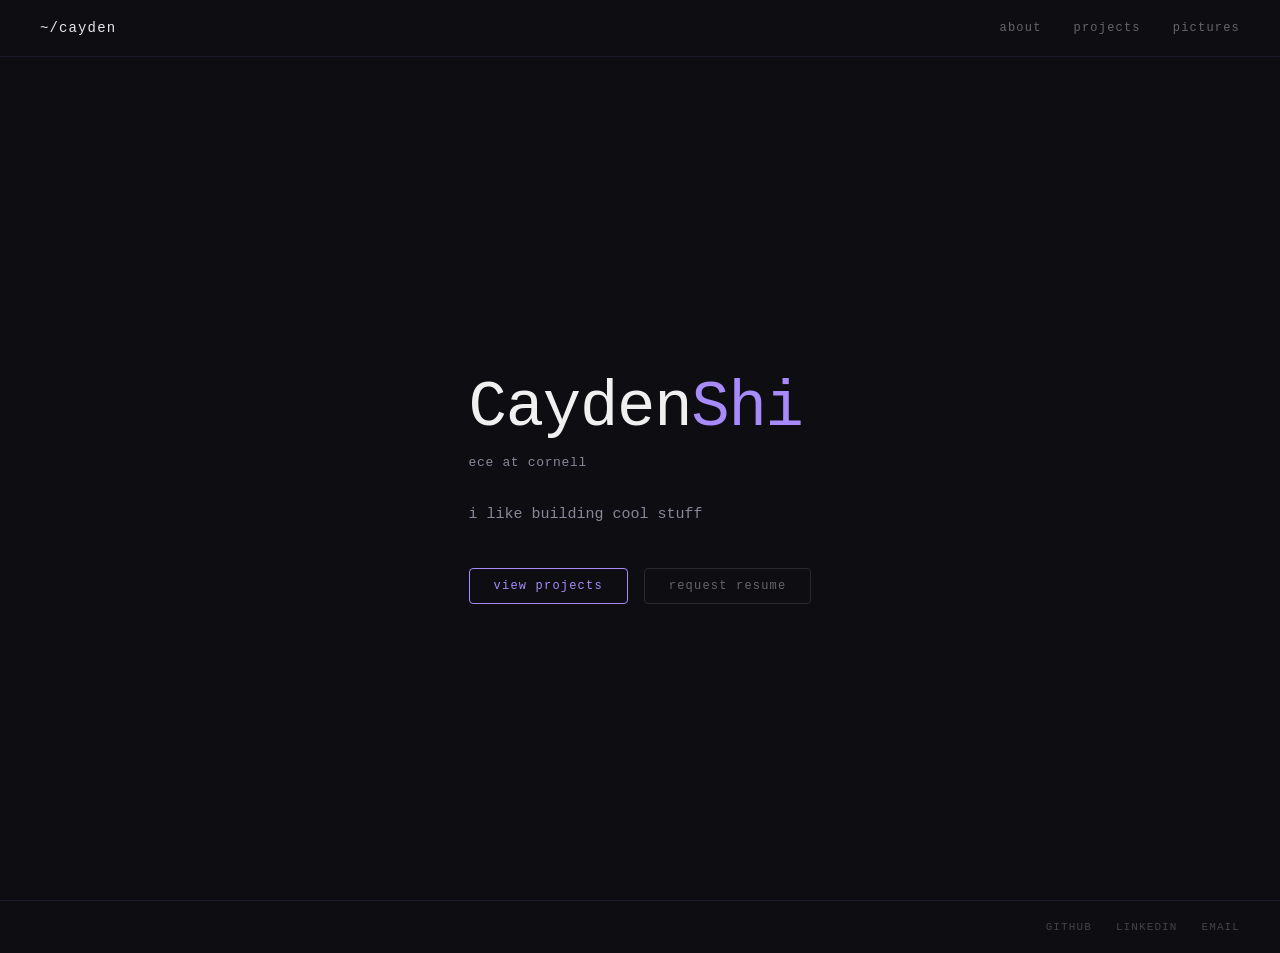
<file: index.html>
<!doctype html>
<html lang="en">
  <head>
    <meta charset="UTF-8" />
    <meta name="viewport" content="width=device-width, initial-scale=1.0" />
    <title>Cayden Shi</title>
    <link rel="stylesheet" href="style.css" />
  </head>
  <body>
    <nav>
      <a href="index.html" class="nav-logo">~/cayden</a>
      <div class="nav-links">
        <a href="about.html">about</a>
        <a href="projects.html">projects</a>
        <a href="pictures.html">pictures</a>
      </div>
    </nav>
    <main class="container">
      <section class="hero">
        <p class="hero-label"></p>
        <h1 class="hero-name">Cayden<span class="accent">Shi</span></h1>
        <p class="hero-sub">ece at cornell</p>
        <p class="hero-desc">i like building cool stuff</p>
        <div class="hero-ctas">
          <a href="projects.html" class="btn-primary">view projects</a>
          <a
            href="mailto:cys45@cornell.edu?subject=Resume%20Request"
            class="btn-secondary"
            >request resume</a
          >
        </div>
      </section>
    </main>
    <footer>
      <div class="footer-links">
        <a href="https://github.com/Deeskili" target="_blank">github</a>
        <a href="https://linkedin.com/in/cayden-shi" target="_blank"
          >linkedin</a
        >
        <a href="mailto:cys45@cornell.edu">email</a>
      </div>
    </footer>
  </body>
</html>
</file>
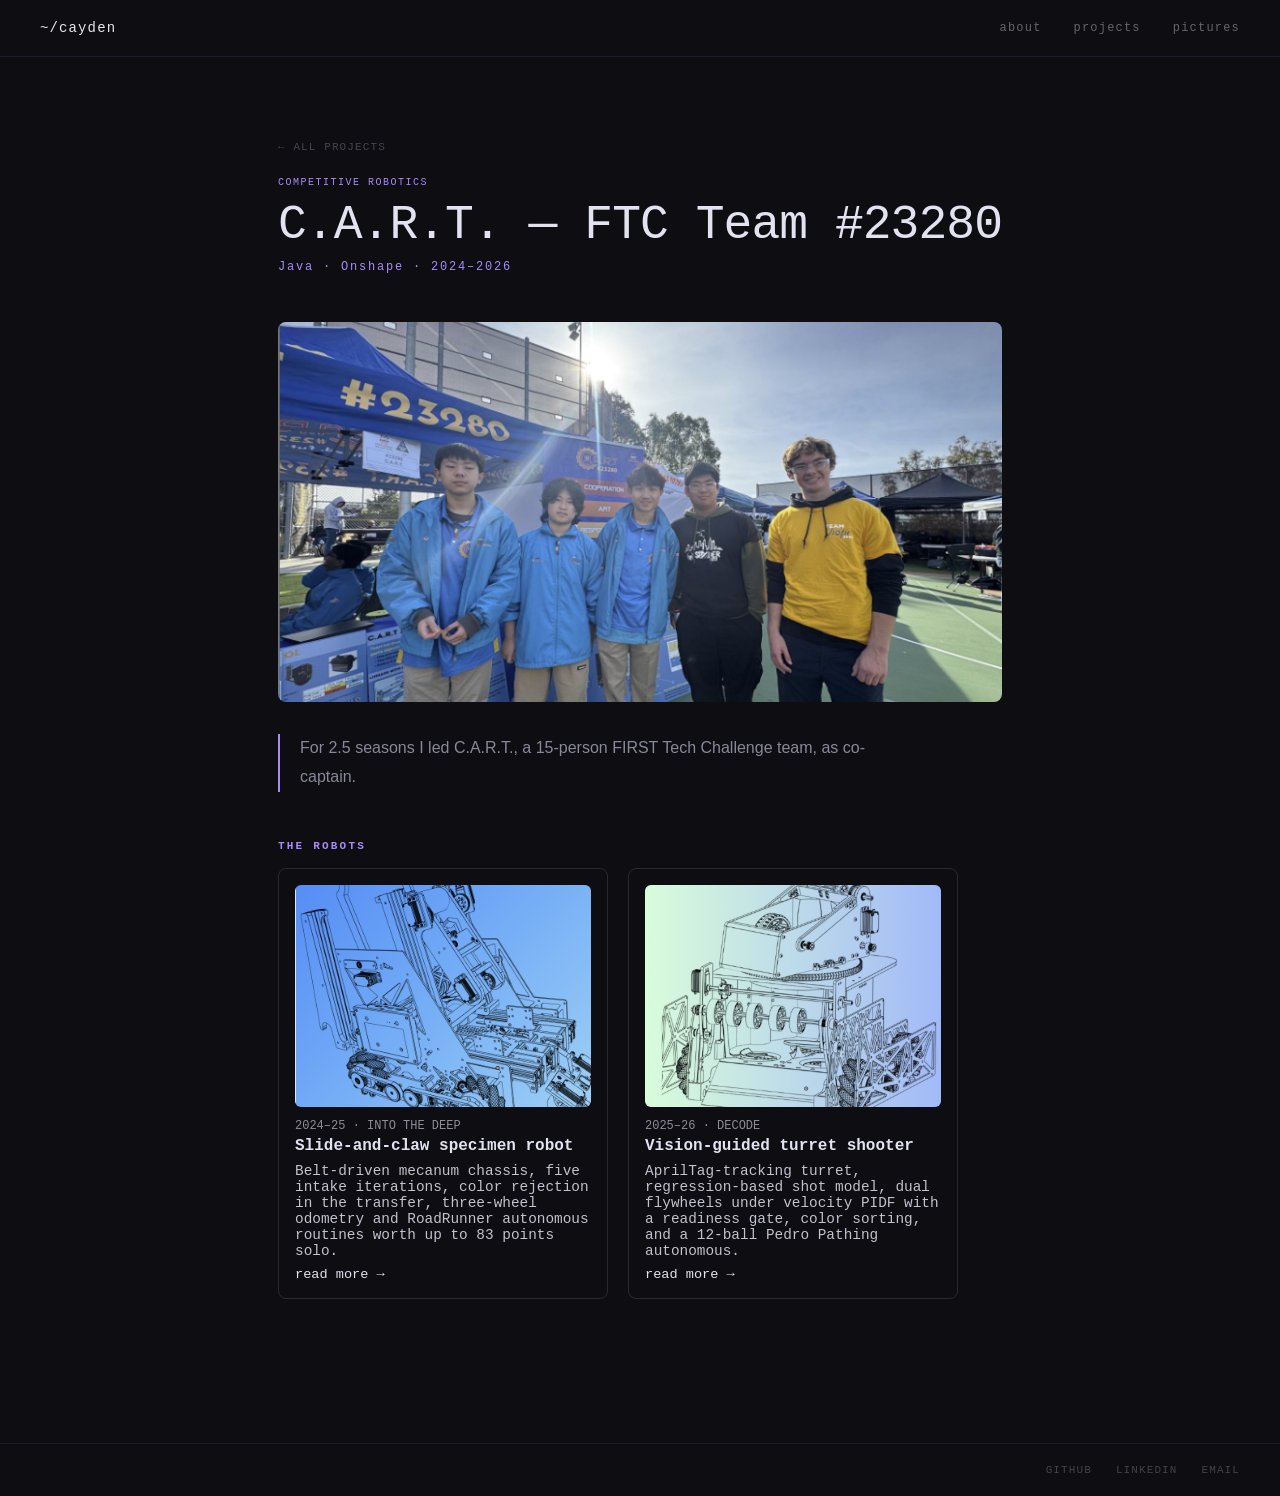
<file: Projects/FTCBot/index.html>
<!doctype html>
<html lang="en">
  <head>
    <meta charset="UTF-8" />
    <meta name="viewport" content="width=device-width, initial-scale=1.0" />
    <title>C.A.R.T. FTC #23280 — Cayden Shi</title>
    <meta
      name="description"
      content="Two seasons leading C.A.R.T., FTC team #23280: team lead, owner of all robot software, and hardware designer for the INTO THE DEEP and DECODE robots."
    />
    <link rel="stylesheet" href="../../style.css" />
  </head>
  <body>
    <nav>
      <a href="../../index.html" class="nav-logo">~/cayden</a>
      <div class="nav-links">
        <a href="../../about.html">about</a>
        <a href="../../projects.html">projects</a>
        <a href="../../pictures.html">pictures</a>
      </div>
    </nav>

    <main class="container">
      <section class="project-page">
        <div class="project-page-header">
          <a href="../../projects.html" class="back-link">← all projects</a>
          <p class="project-tag">competitive robotics</p>
          <h1 class="project-page-title">C.A.R.T. — FTC Team #23280</h1>
          <p class="project-page-sub">Java · Onshape · 2024–2026</p>
        </div>

        <figure class="project-figure">
          <img
            src="robopics/teampic.png"
            alt="C.A.R.T. FTC team #23280"
            style="
              width: 100%;
              max-height: 380px;
              object-fit: cover;
              border-radius: 8px;
            "
          />
        </figure>

        <div class="project-page-summary">
          <p>
            For 2.5 seasons I led C.A.R.T., a 15-person FIRST Tech Challenge
            team, as co-captain.
          </p>
        </div>

        <div class="project-page-body">
          <div class="project-section">
            <h2 class="project-section-title">the robots</h2>
            <div class="robot-cards">
              <a href="into-the-deep.html" class="robot-card">
                <!-- PHOTO 2: INTO THE DEEP robot, 3/4 view, slides extended -->
                <div class="robot-card-image">
                  <img src="robopics/deepbot.png" alt="INTO THE DEEP robot" />
                </div>
                <p class="robot-card-season">2024–25 · INTO THE DEEP</p>
                <p class="robot-card-title">Slide-and-claw specimen robot</p>
                <p class="robot-card-text">
                  Belt-driven mecanum chassis, five intake iterations, color
                  rejection in the transfer, three-wheel odometry and RoadRunner
                  autonomous routines worth up to 83 points solo.
                </p>
                <p class="robot-card-link">read more →</p>
              </a>
              <a href="decode.html" class="robot-card">
                <!-- PHOTO 3: DECODE robot, 3/4 view showing turret, hood and Limelight -->
                <div class="robot-card-image">
                  <img src="robopics/decodebot.png" alt="DECODE robot" />
                </div>
                <p class="robot-card-season">2025–26 · DECODE</p>
                <p class="robot-card-title">Vision-guided turret shooter</p>
                <p class="robot-card-text">
                  AprilTag-tracking turret, regression-based shot model, dual
                  flywheels under velocity PIDF with a readiness gate, color
                  sorting, and a 12-ball Pedro Pathing autonomous.
                </p>
                <p class="robot-card-link">read more →</p>
              </a>
            </div>
          </div>
        </div>
      </section>
    </main>

    <footer>
      <div class="footer-links">
        <a href="https://github.com/CaydenShi" target="_blank">github</a>
        <a href="https://linkedin.com/in/cayden-shi" target="_blank"
          >linkedin</a
        >
        <a href="mailto:caydenshi.dev@gmail.com">email</a>
      </div>
    </footer>
  </body>
</html>
</file>
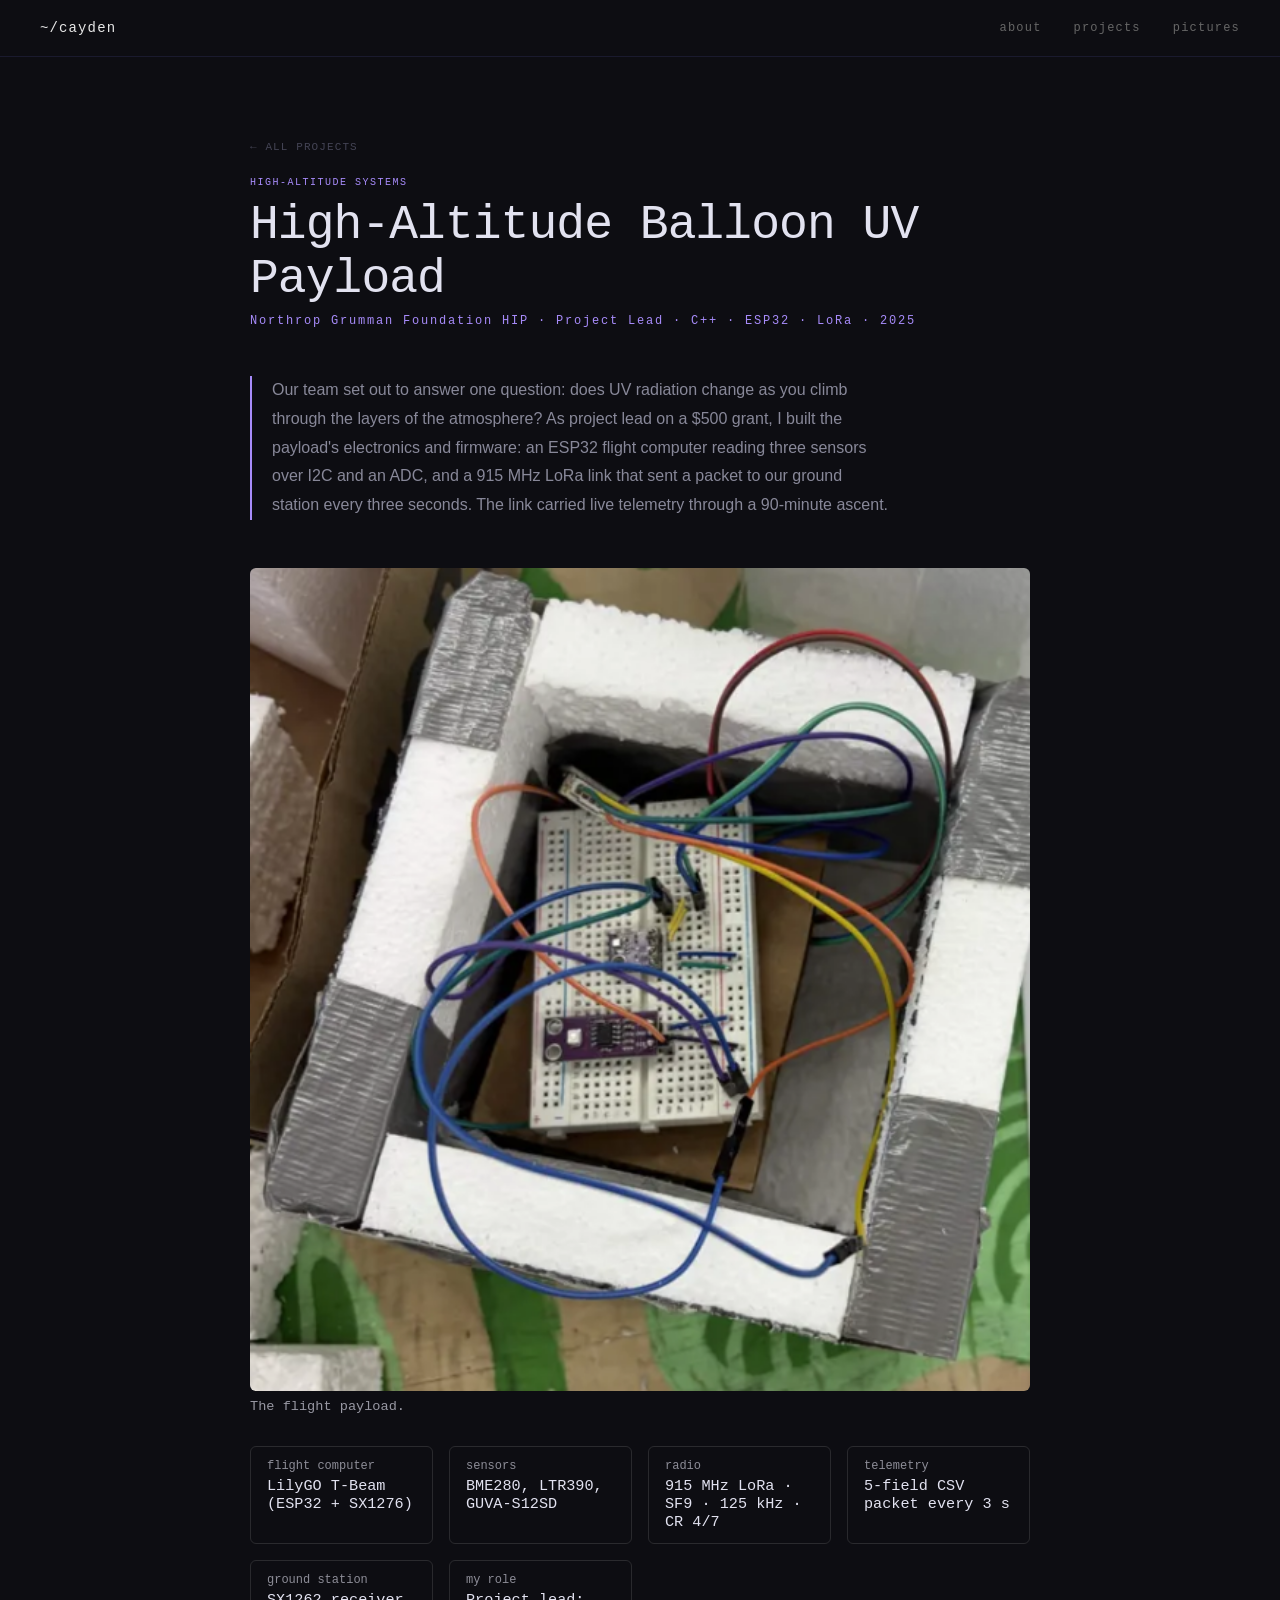
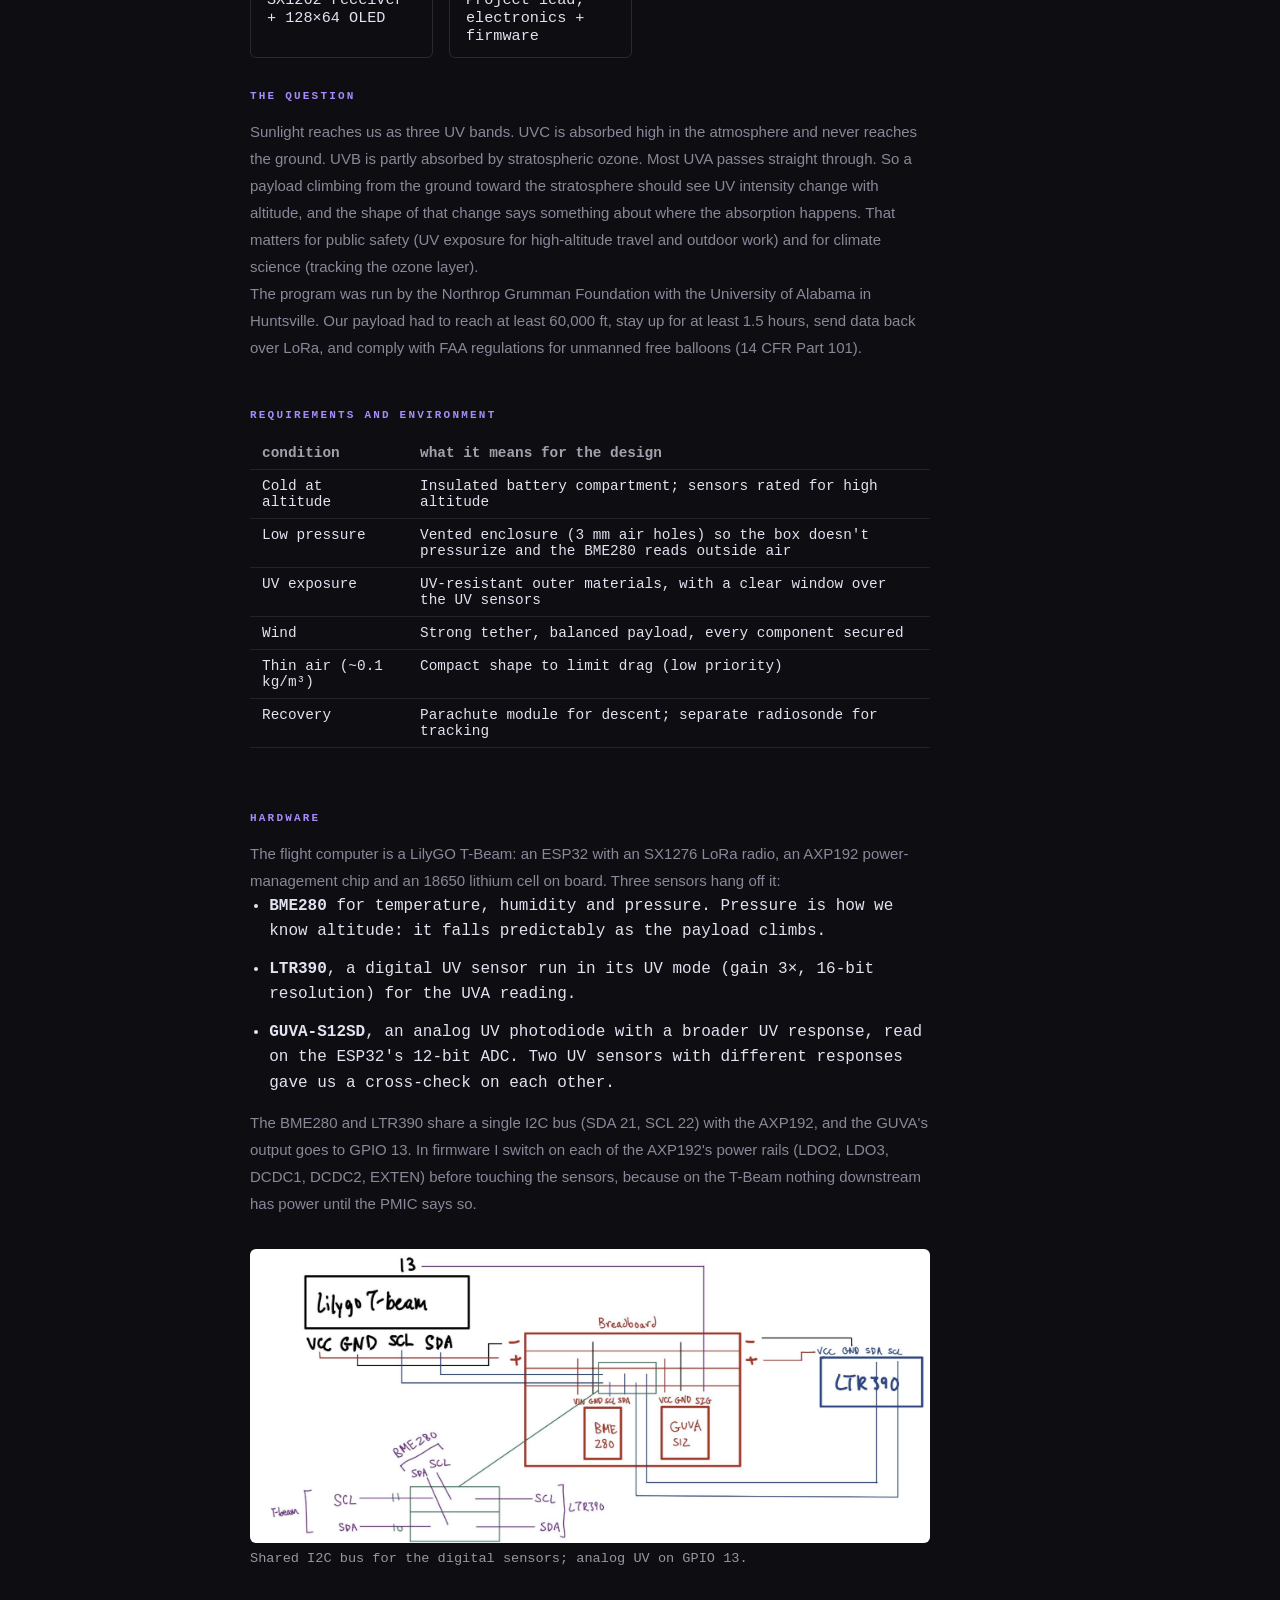
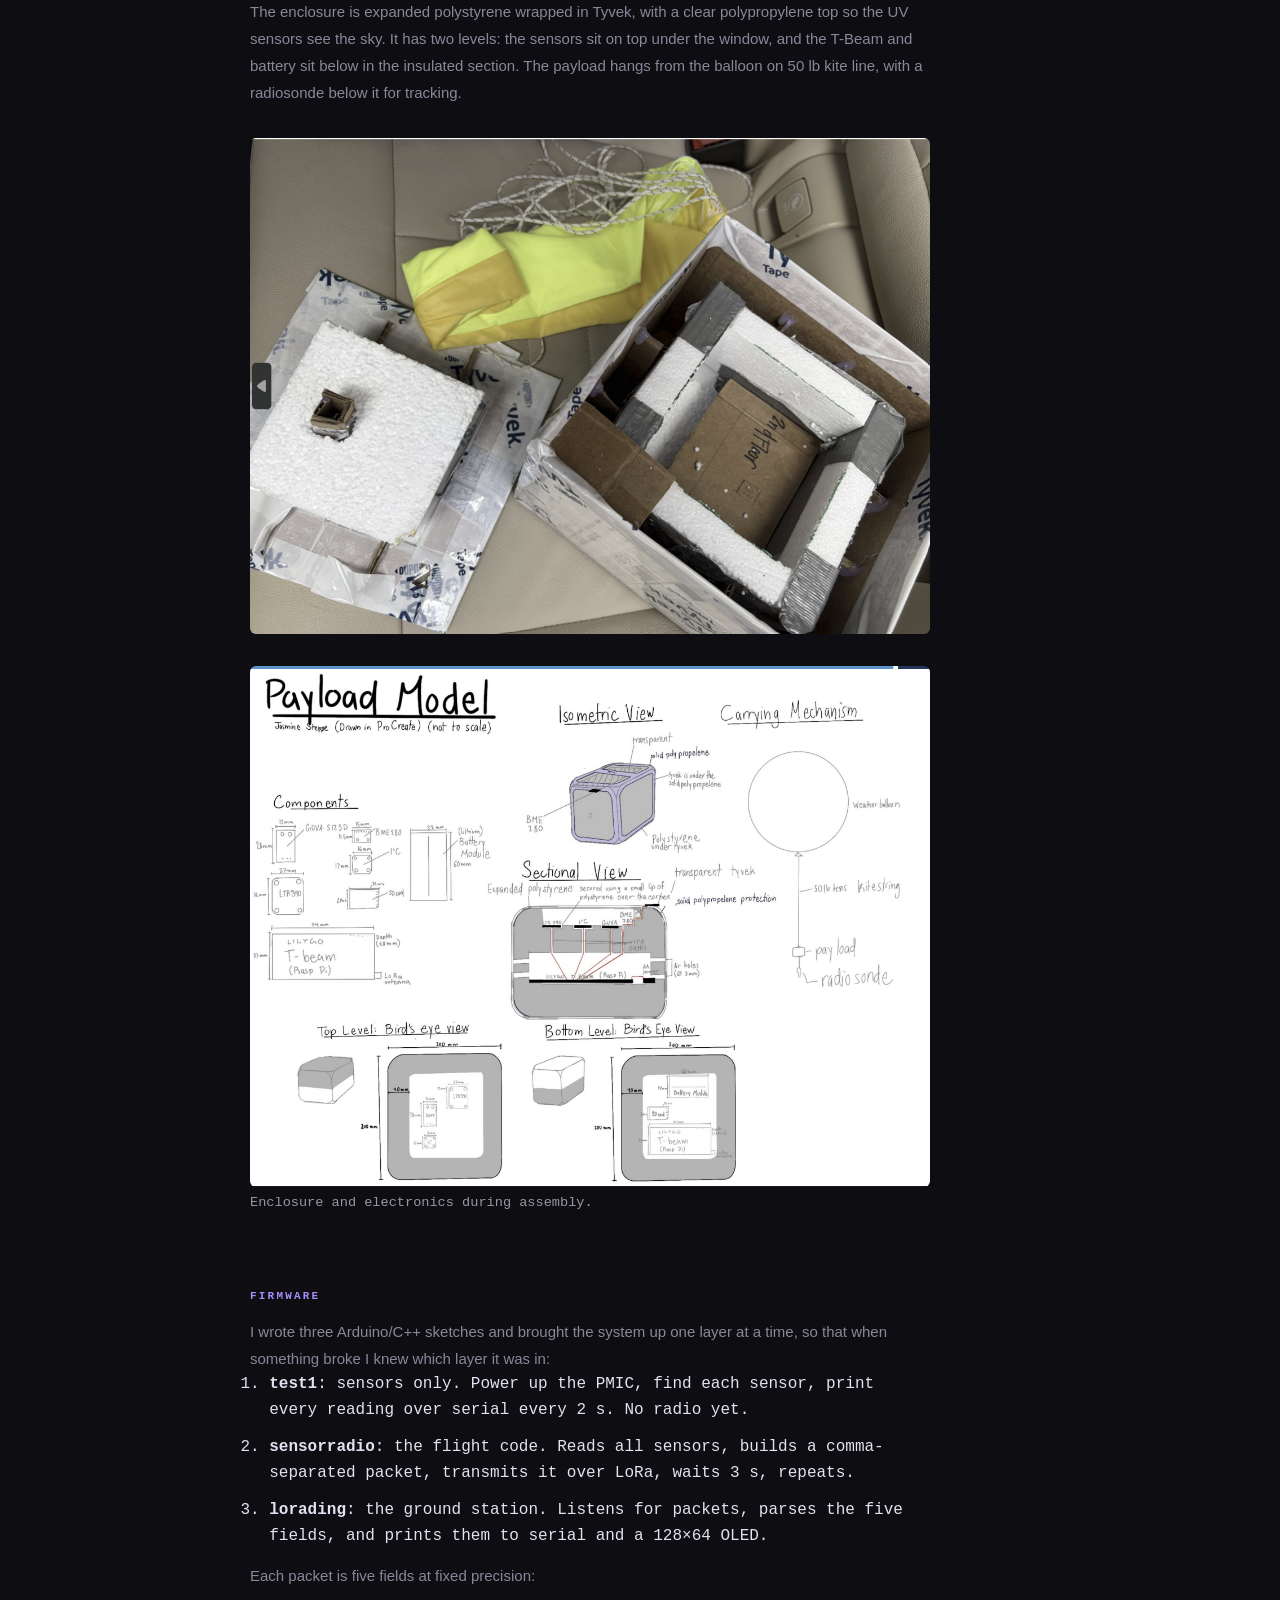
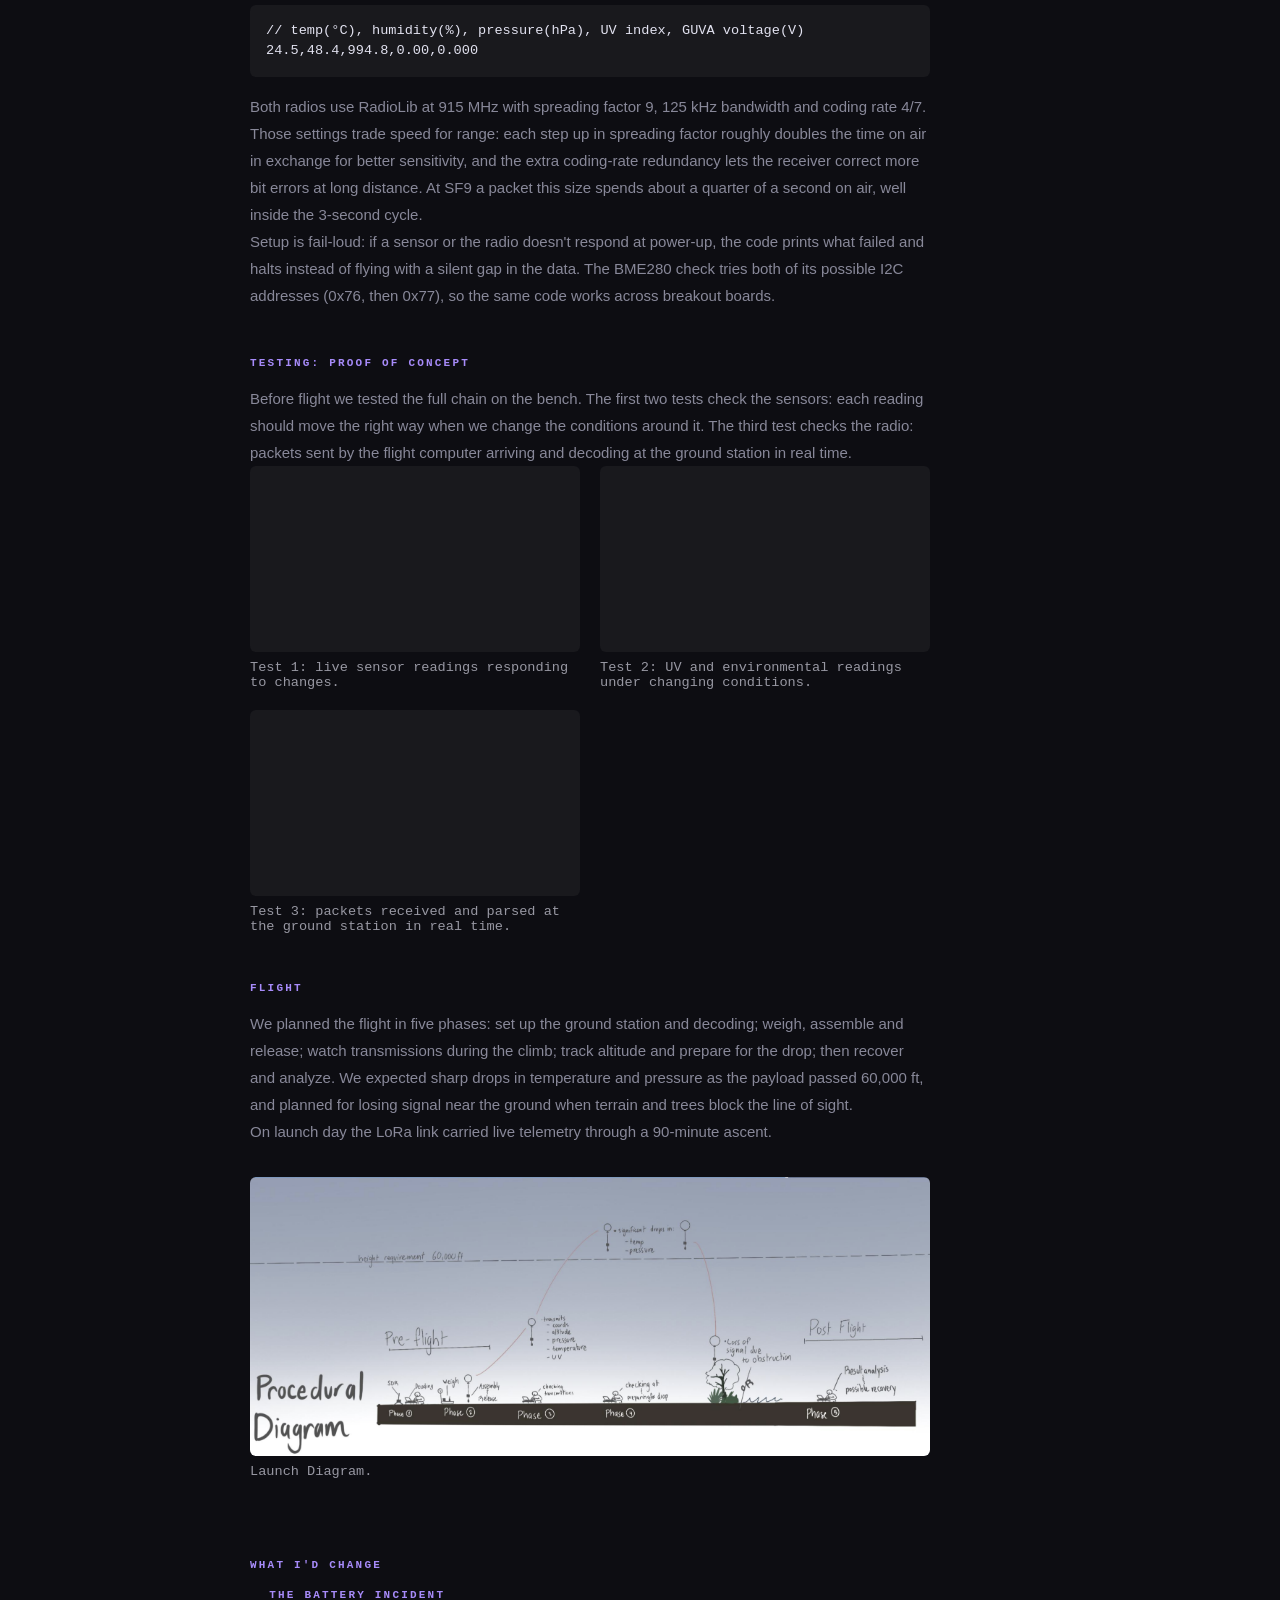
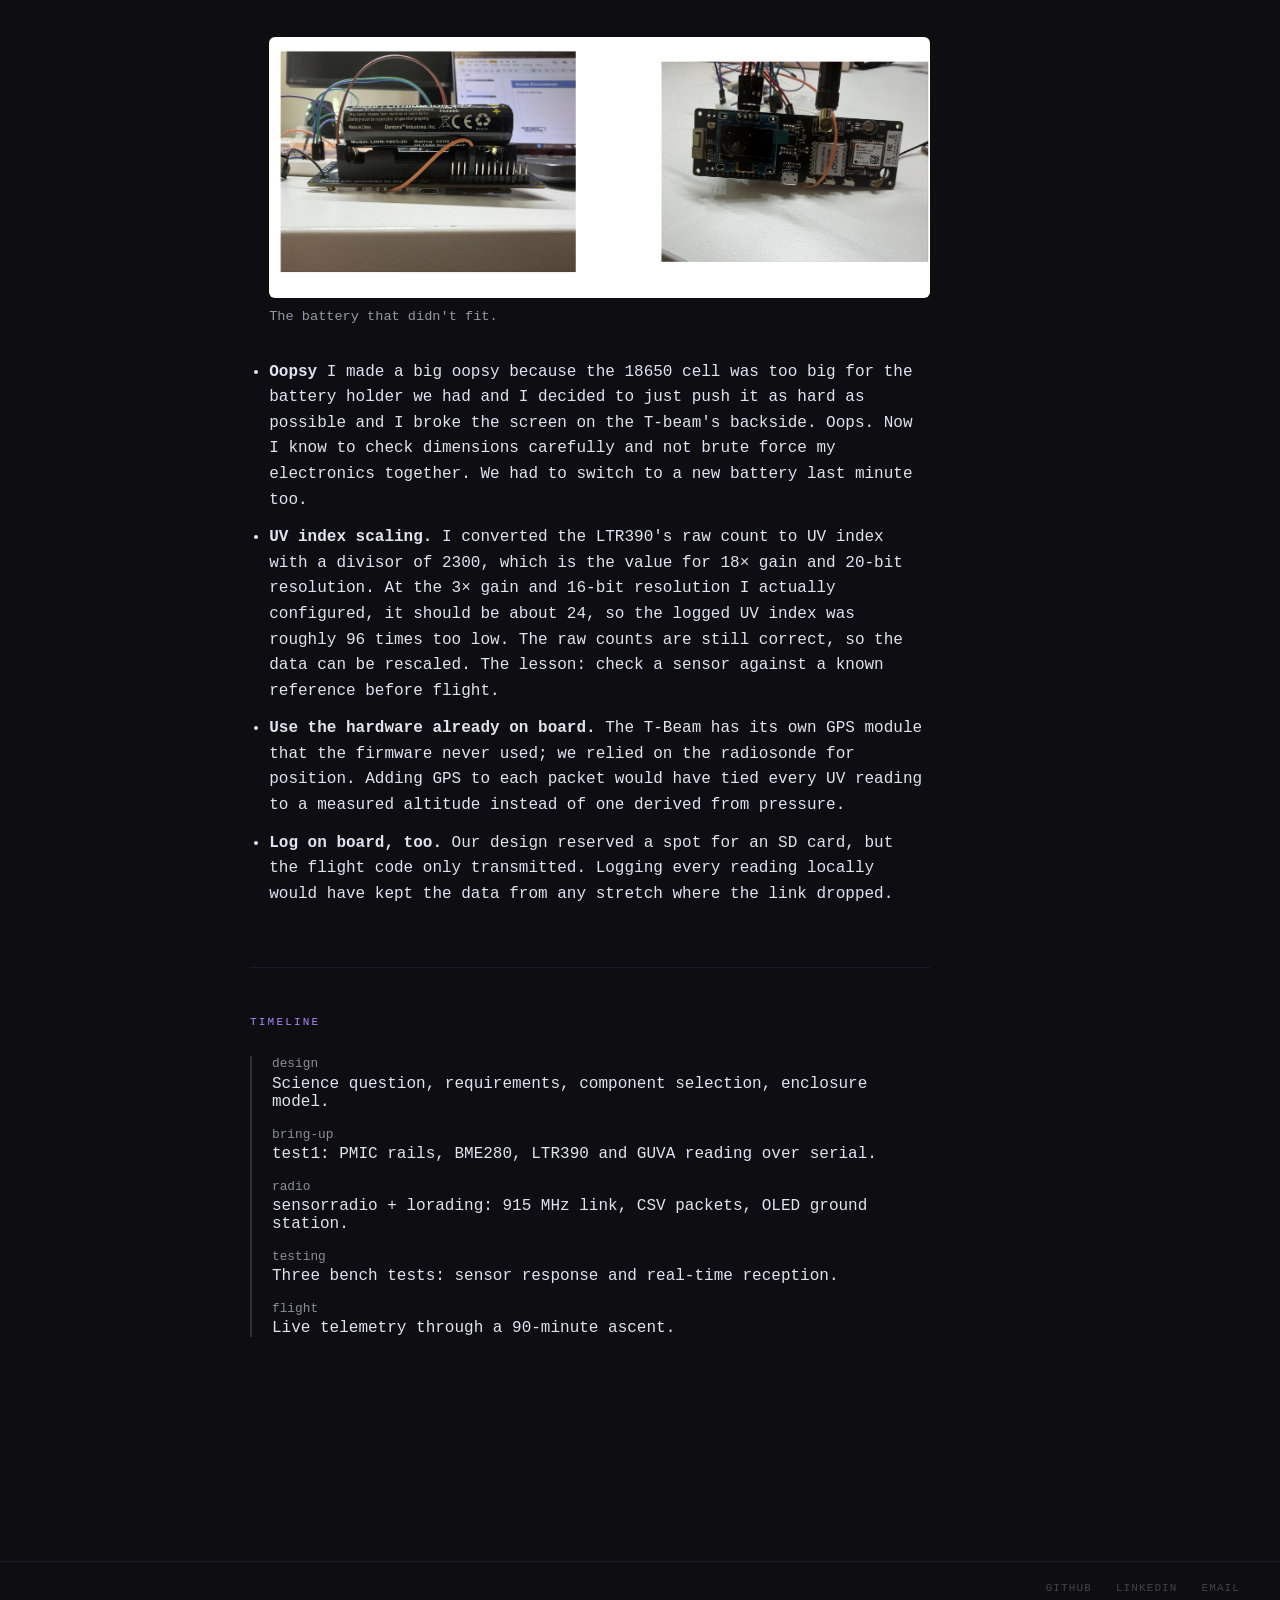
<file: Projects/hab-payload/index.html>
<!doctype html>
<html lang="en">
  <head>
    <meta charset="UTF-8" />
    <meta name="viewport" content="width=device-width, initial-scale=1.0" />
    <title>High-Altitude UV Payload — Cayden Shi</title>
    <meta
      name="description"
      content="Project lead on a Northrop Grumman Foundation HIP high-altitude balloon payload: ESP32 T-Beam, three UV/environmental sensors, and a 915 MHz LoRa telemetry link to a ground station."
    />
    <link rel="stylesheet" href="../../style.css" />
  </head>
  <body>
    <nav>
      <a href="../../index.html" class="nav-logo">~/cayden</a>
      <div class="nav-links">
        <a href="../../about.html">about</a>
        <a href="../../projects.html">projects</a>
<a href="../../pictures.html">pictures</a>
      </div>
    </nav>

    <main class="container">
      <section class="project-page">
        <div class="project-page-header">
          <a href="../../projects.html" class="back-link">← all projects</a>
          <p class="project-tag">high-altitude systems</p>
          <h1 class="project-page-title">High-Altitude Balloon UV Payload</h1>
          <p class="project-page-sub">
            Northrop Grumman Foundation HIP · Project Lead · C++ · ESP32 · LoRa
            · 2025
          </p>
        </div>

        <div class="project-page-summary">
          <p>
            Our team set out to answer one question: does UV radiation change as
            you climb through the layers of the atmosphere? As project lead on a
            $500 grant, I built the payload's electronics and firmware: an ESP32
            flight computer reading three sensors over I2C and an ADC, and a 915
            MHz LoRa link that sent a packet to our ground station every three
            seconds. The link carried live telemetry through a 90-minute ascent.
          </p>
        </div>

        <!-- PHOTO 1 (hero): finished payload box, or the payload hanging from the balloon at launch -->
        <figure class="project-figure">
          <img
            src="ngpics/build.png"
            alt="Lid-Off Finished balloon payload"
            loading="lazy"
          />
          <figcaption>The flight payload.</figcaption>
        </figure>

        <div class="spec-grid">
          <div class="spec-item">
            <p class="spec-label">flight computer</p>
            <p class="spec-value">LilyGO T-Beam (ESP32 + SX1276)</p>
          </div>
          <div class="spec-item">
            <p class="spec-label">sensors</p>
            <p class="spec-value">BME280, LTR390, GUVA-S12SD</p>
          </div>
          <div class="spec-item">
            <p class="spec-label">radio</p>
            <p class="spec-value">915 MHz LoRa · SF9 · 125 kHz · CR 4/7</p>
          </div>
          <div class="spec-item">
            <p class="spec-label">telemetry</p>
            <p class="spec-value">5-field CSV packet every 3 s</p>
          </div>
          <div class="spec-item">
            <p class="spec-label">ground station</p>
            <p class="spec-value">SX1262 receiver + 128×64 OLED</p>
          </div>
          <div class="spec-item">
            <p class="spec-label">my role</p>
            <p class="spec-value">Project lead; electronics + firmware</p>
          </div>
        </div>

        <div class="project-page-body">
          <!-- ───────────── MISSION ───────────── -->
          <div class="project-section">
            <h2 class="project-section-title">the question</h2>
            <p class="project-section-text">
              Sunlight reaches us as three UV bands. UVC is absorbed high in the
              atmosphere and never reaches the ground. UVB is partly absorbed by
              stratospheric ozone. Most UVA passes straight through. So a
              payload climbing from the ground toward the stratosphere should
              see UV intensity change with altitude, and the shape of that
              change says something about where the absorption happens. That
              matters for public safety (UV exposure for high-altitude travel
              and outdoor work) and for climate science (tracking the ozone
              layer).
            </p>
            <p class="project-section-text">
              The program was run by the Northrop Grumman Foundation with the
              University of Alabama in Huntsville. Our payload had to reach at
              least 60,000 ft, stay up for at least 1.5 hours, send data back
              over LoRa, and comply with FAA regulations for unmanned free
              balloons (14 CFR Part 101).
            </p>
          </div>

          <!-- ───────────── REQUIREMENTS ───────────── -->
          <div class="project-section">
            <h2 class="project-section-title">requirements and environment</h2>
            <table class="req-table">
              <thead>
                <tr>
                  <th>condition</th>
                  <th>what it means for the design</th>
                </tr>
              </thead>
              <tbody>
                <tr>
                  <td>Cold at altitude</td>
                  <td>
                    Insulated battery compartment; sensors rated for high
                    altitude
                  </td>
                </tr>
                <tr>
                  <td>Low pressure</td>
                  <td>
                    Vented enclosure (3 mm air holes) so the box doesn't
                    pressurize and the BME280 reads outside air
                  </td>
                </tr>
                <tr>
                  <td>UV exposure</td>
                  <td>
                    UV-resistant outer materials, with a clear window over the
                    UV sensors
                  </td>
                </tr>
                <tr>
                  <td>Wind</td>
                  <td>
                    Strong tether, balanced payload, every component secured
                  </td>
                </tr>
                <tr>
                  <td>Thin air (~0.1 kg/m³)</td>
                  <td>Compact shape to limit drag (low priority)</td>
                </tr>
                <tr>
                  <td>Recovery</td>
                  <td>
                    Parachute module for descent; separate radiosonde for
                    tracking
                  </td>
                </tr>
              </tbody>
            </table>
          </div>

          <!-- ───────────── HARDWARE ───────────── -->
          <div class="project-section">
            <h2 class="project-section-title">hardware</h2>
            <p class="project-section-text">
              The flight computer is a LilyGO T-Beam: an ESP32 with an SX1276
              LoRa radio, an AXP192 power-management chip and an 18650 lithium
              cell on board. Three sensors hang off it:
            </p>
            <ul class="project-list">
              <li>
                <strong>BME280</strong> for temperature, humidity and pressure.
                Pressure is how we know altitude: it falls predictably as the
                payload climbs.
              </li>
              <li>
                <strong>LTR390</strong>, a digital UV sensor run in its UV mode
                (gain 3×, 16-bit resolution) for the UVA reading.
              </li>
              <li>
                <strong>GUVA-S12SD</strong>, an analog UV photodiode with a
                broader UV response, read on the ESP32's 12-bit ADC. Two UV
                sensors with different responses gave us a cross-check on each
                other.
              </li>
            </ul>
            <p class="project-section-text">
              The BME280 and LTR390 share a single I2C bus (SDA 21, SCL 22) with
              the AXP192, and the GUVA's output goes to GPIO 13. In firmware I
              switch on each of the AXP192's power rails (LDO2, LDO3, DCDC1,
              DCDC2, EXTEN) before touching the sensors, because on the T-Beam
              nothing downstream has power until the PMIC says so.
            </p>
            <!-- IMAGE 2: your wiring schematic (deck slide 11) — or redraw it cleanly -->
            <figure class="project-figure">
        <figure class="project-figure">
          <img
            src="ngpics/schematic.png"
            alt="Lid-Off Finished balloon payload"
            loading="lazy"
          />
              <figcaption>
                Shared I2C bus for the digital sensors; analog UV on GPIO 13.
              </figcaption>
            </figure>
            <p class="project-section-text">
              The enclosure is expanded polystyrene wrapped in Tyvek, with a
              clear polypropylene top so the UV sensors see the sky. It has two
              levels: the sensors sit on top under the window, and the T-Beam
              and battery sit below in the insulated section. The payload hangs
              from the balloon on 50 lb kite line, with a radiosonde below it
              for tracking.
            </p>
            <!-- IMAGE 3: payload model drawings (deck slide 9) — credit: drawn by Jasmine Steppe -->
            <!-- PHOTO 4: open enclosure + breadboarded electronics (deck slide 10) -->
            <figure class="project-figure">
              <img
                src="ngpics/enclosure.png"
                alt="Lid-Off Finished balloon payload"
                loading="lazy"
              />
                          <figure class="project-figure">
              <img
                src="ngpics/model.png"
                alt="Lid-Off Finished balloon payload"
                loading="lazy"
              />
              <figcaption>
                Enclosure and electronics during assembly.
              </figcaption>
            </figure>
          </div>

          <!-- ───────────── FIRMWARE ───────────── -->
          <div class="project-section">
            <h2 class="project-section-title">firmware</h2>
            <p class="project-section-text">
              I wrote three Arduino/C++ sketches and brought the system up one
              layer at a time, so that when something broke I knew which layer
              it was in:
            </p>
            <ol class="project-list">
              <li>
                <strong>test1</strong>: sensors only. Power up the PMIC, find
                each sensor, print every reading over serial every 2 s. No radio
                yet.
              </li>
              <li>
                <strong>sensorradio</strong>: the flight code. Reads all
                sensors, builds a comma-separated packet, transmits it over
                LoRa, waits 3 s, repeats.
              </li>
              <li>
                <strong>lorading</strong>: the ground station. Listens for
                packets, parses the five fields, and prints them to serial and a
                128×64 OLED.
              </li>
            </ol>
            <p class="project-section-text">
              Each packet is five fields at fixed precision:
            </p>
            <pre
              class="code-block"
            ><code>// temp(°C), humidity(%), pressure(hPa), UV index, GUVA voltage(V)
24.5,48.4,994.8,0.00,0.000</code></pre>
            <p class="project-section-text">
              Both radios use RadioLib at 915 MHz with spreading factor 9, 125
              kHz bandwidth and coding rate 4/7. Those settings trade speed for
              range: each step up in spreading factor roughly doubles the time
              on air in exchange for better sensitivity, and the extra
              coding-rate redundancy lets the receiver correct more bit errors
              at long distance. At SF9 a packet this size spends about a quarter
              of a second on air, well inside the 3-second cycle.
            </p>
            <p class="project-section-text">
              Setup is fail-loud: if a sensor or the radio doesn't respond at
              power-up, the code prints what failed and halts instead of flying
              with a silent gap in the data. The BME280 check tries both of its
              possible I2C addresses (0x76, then 0x77), so the same code works
              across breakout boards.
            </p>
          </div>

          <!-- ───────────── TESTING (VIDEOS) ───────────── -->
          <div class="project-section">
            <h2 class="project-section-title">testing: proof of concept</h2>
            <p class="project-section-text">
              Before flight we tested the full chain on the bench. The first two
              tests check the sensors: each reading should move the right way
              when we change the conditions around it. The third test checks the
              radio: packets sent by the flight computer arriving and decoding
              at the ground station in real time.
              <!-- ADD: what you changed in each test (e.g., breathed on the BME280, covered the UV sensors, took it outside) -->
            </p>

            <div class="video-grid">
              <figure class="project-figure">
                <div class="video-embed">
                  <iframe
                    src="https://www.youtube-nocookie.com/embed/bVBCrev9QKU"
                    title="Functional test 1: sensors responding"
                    loading="lazy"
                    allow="
                      accelerometer;
                      encrypted-media;
                      gyroscope;
                      picture-in-picture;
                    "
                    allowfullscreen
                  ></iframe>
                </div>
                <figcaption>
                  Test 1: live sensor readings responding to changes.
                </figcaption>
              </figure>

              <figure class="project-figure">
                <div class="video-embed">
                  <iframe
                    src="https://www.youtube-nocookie.com/embed/4CrPytlXJnI"
                    title="Functional test 2: sensors responding"
                    loading="lazy"
                    allow="
                      accelerometer;
                      encrypted-media;
                      gyroscope;
                      picture-in-picture;
                    "
                    allowfullscreen
                  ></iframe>
                </div>
                <figcaption>
                  Test 2: UV and environmental readings under changing
                  conditions.
                </figcaption>
              </figure>

              <figure class="project-figure">
                <div class="video-embed">
                  <iframe
                    src="https://www.youtube-nocookie.com/embed/I5PHDRW49DM"
                    title="Functional test 3: live LoRa reception"
                    loading="lazy"
                    allow="
                      accelerometer;
                      encrypted-media;
                      gyroscope;
                      picture-in-picture;
                    "
                    allowfullscreen
                  ></iframe>
                </div>
                <figcaption>
                  Test 3: packets received and parsed at the ground station in
                  real time.
                </figcaption>
              </figure>
            </div>
          </div>

          <!-- ───────────── FLIGHT ───────────── -->
          <div class="project-section">
            <h2 class="project-section-title">flight</h2>
            <p class="project-section-text">
              We planned the flight in five phases: set up the ground station
              and decoding; weigh, assemble and release; watch transmissions
              during the climb; track altitude and prepare for the drop; then
              recover and analyze. We expected sharp drops in temperature and
              pressure as the payload passed 60,000 ft, and planned for losing
              signal near the ground when terrain and trees block the line of
              sight.
            </p>
            <p class="project-section-text">
              On launch day the LoRa link carried live telemetry through a
              90-minute ascent.
            </p>
            <figure class="project-figure">
              <img
                src="ngpics/flight.png"
                alt="Lid-Off Finished balloon payload"
                loading="lazy"
              />
              <figcaption>Launch Diagram.</figcaption>
            </figure>
          </div>

          <!-- ───────────── LESSONS ───────────── -->
          <div class="project-section">
            <h2 class="project-section-title">what i'd change</h2>

            <ul class="project-list">
              <div class="project-section">
  <h2 class="project-section-title">the battery incident</h2>
  <figure class="project-figure">
    <img src="ngpics/issues.png" alt="LilyGO T-Beam with an 18650 cell in its holder" loading="lazy" />
    <figcaption>The battery that didn't fit.</figcaption>
  </figure>
                <li>
                <strong>Oopsy</strong> I made a big oopsy because the 18650 cell was too big for the battery holder we had and I decided to just push it as hard as possible and I broke the screen on the T-beam's backside. Oops. Now I know to check dimensions carefully and not brute force my electronics together. We had to switch to a new battery last minute too. 
              </li>
              <li>
                <strong>UV index scaling.</strong> I converted the LTR390's raw
                count to UV index with a divisor of 2300, which is the value for
                18× gain and 20-bit resolution. At the 3× gain and 16-bit
                resolution I actually configured, it should be about 24, so the
                logged UV index was roughly 96 times too low. The raw counts are
                still correct, so the data can be rescaled. The lesson: check a
                sensor against a known reference before flight.
              </li>
              <li>
                <strong>Use the hardware already on board.</strong> The T-Beam
                has its own GPS module that the firmware never used; we relied
                on the radiosonde for position. Adding GPS to each packet would
                have tied every UV reading to a measured altitude instead of one
                derived from pressure.
              </li>
              <li>
                <strong>Log on board, too.</strong> Our design reserved a spot
                for an SD card, but the flight code only transmitted. Logging
                every reading locally would have kept the data from any stretch
                where the link dropped.
                <!-- VERIFY: confirm the SD card was not in the flight code -->
              </li>
            </ul>
          </div>

          

        <div class="build-log-section">
          <div class="section-header">
            <p class="section-title">timeline</p>
          </div>
          <div class="timeline">
            <div class="timeline-entry">
              <p class="timeline-label">design</p>
              <p class="timeline-text">
                Science question, requirements, component selection, enclosure
                model.
              </p>
            </div>
            <div class="timeline-entry">
              <p class="timeline-label">bring-up</p>
              <p class="timeline-text">
                test1: PMIC rails, BME280, LTR390 and GUVA reading over serial.
              </p>
            </div>
            <div class="timeline-entry">
              <p class="timeline-label">radio</p>
              <p class="timeline-text">
                sensorradio + lorading: 915 MHz link, CSV packets, OLED ground
                station.
              </p>
            </div>
            <div class="timeline-entry">
              <p class="timeline-label">testing</p>
              <p class="timeline-text">
                Three bench tests: sensor response and real-time reception.
              </p>
            </div>
            <div class="timeline-entry">
              <p class="timeline-label">flight</p>
              <p class="timeline-text">
                Live telemetry through a 90-minute ascent.
              </p>
            </div>
          </div>
        </div>
      </section>
    </main>

    <footer>
      <div class="footer-links">
        <a href="https://github.com/CaydenShi" target="_blank">github</a>
        <a href="https://linkedin.com/in/cayden-shi" target="_blank"
          >linkedin</a
        >
        <a href="mailto:caydenshi.dev@gmail.com">email</a>
      </div>
    </footer>
  </body>
</html>
</file>
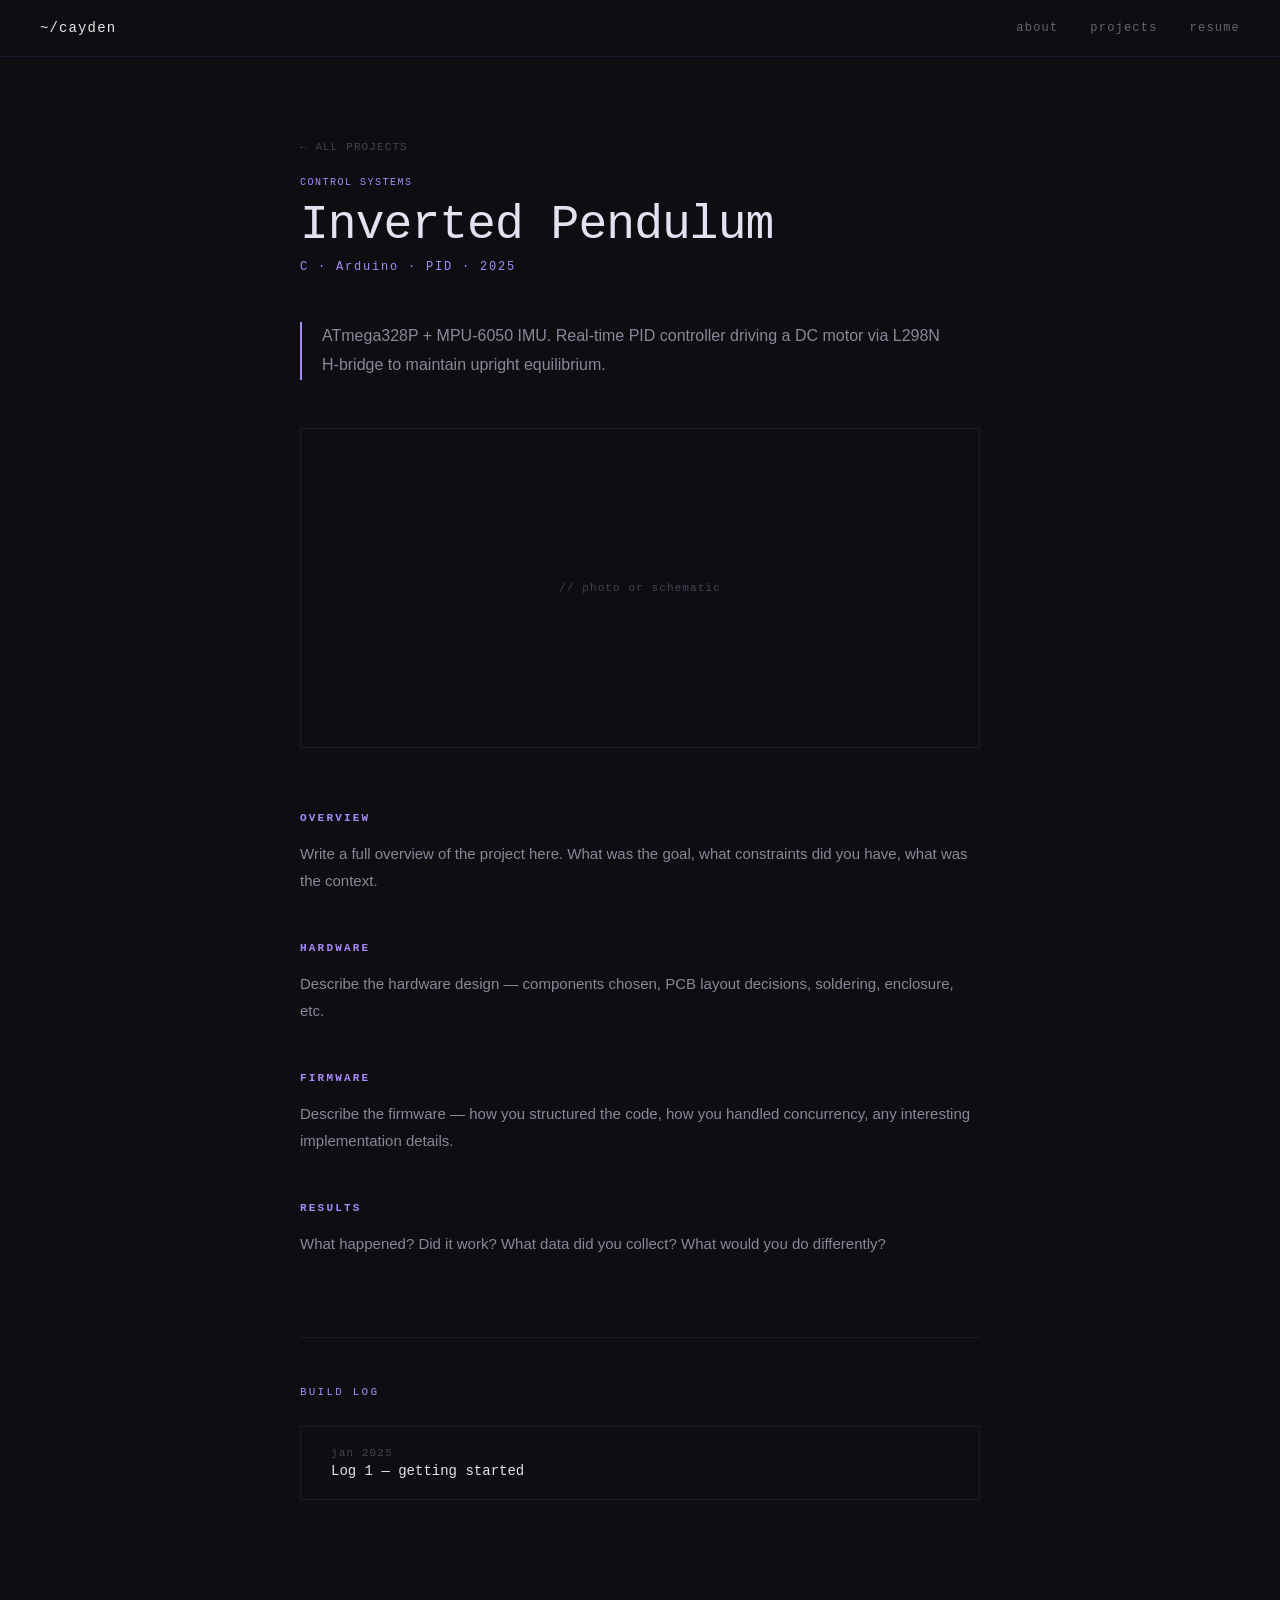
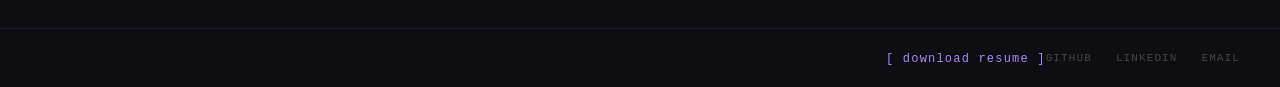
<file: Projects/inverted-pendulum/index.html>
<!doctype html>
<html lang="en">
  <head>
    <meta charset="UTF-8" />
    <meta name="viewport" content="width=device-width, initial-scale=1.0" />
    <title>Inverted Pendulum — Cayden Shi</title>
    <link rel="stylesheet" href="../../style.css" />
  </head>
  <body>
    <nav>
      <a href="../../index.html" class="nav-logo">~/cayden</a>
      <div class="nav-links">
        <a href="../../about.html">about</a>
        <a href="../../projects.html">projects</a>
        <a href="../../resume.pdf" target="_blank">resume</a>
      </div>
    </nav>
    <main class="container">
      <section class="project-page">
        <div class="project-page-header">
          <a href="../../projects.html" class="back-link">← all projects</a>
          <p class="project-tag">control systems</p>
          <h1 class="project-page-title">Inverted Pendulum</h1>
          <p class="project-page-sub">C · Arduino · PID · 2025</p>
        </div>

        <div class="project-page-summary">
          <p>
            ATmega328P + MPU-6050 IMU. Real-time PID controller driving a DC
            motor via L298N H-bridge to maintain upright equilibrium.
          </p>
        </div>

        <div class="project-page-image-placeholder">
          <p>// photo or schematic</p>
        </div>

        <div class="project-page-body">
          <div class="project-section">
            <h2 class="project-section-title">overview</h2>
            <p class="project-section-text">
              Write a full overview of the project here. What was the goal, what
              constraints did you have, what was the context.
            </p>
          </div>
          <div class="project-section">
            <h2 class="project-section-title">hardware</h2>
            <p class="project-section-text">
              Describe the hardware design — components chosen, PCB layout
              decisions, soldering, enclosure, etc.
            </p>
          </div>
          <div class="project-section">
            <h2 class="project-section-title">firmware</h2>
            <p class="project-section-text">
              Describe the firmware — how you structured the code, how you
              handled concurrency, any interesting implementation details.
            </p>
          </div>
          <div class="project-section">
            <h2 class="project-section-title">results</h2>
            <p class="project-section-text">
              What happened? Did it work? What data did you collect? What would
              you do differently?
            </p>
          </div>
        </div>

        <div class="build-log-section">
          <div class="section-header">
            <p class="section-title">build log</p>
          </div>
          <div class="build-log-list">
            <a href="log-1.html" class="build-log-entry">
              <div class="build-log-left">
                <p class="build-log-date">jan 2025</p>
                <p class="build-log-title">Log 1 — getting started</p>
              </div>
              <div class="build-log-arrow">→</div>
            </a>
          </div>
        </div>
      </section>
    </main>
    <footer>
      <div class="footer-left">
        <a href="../../resume.pdf" target="_blank" class="footer-resume"
          >[ download resume ]</a
        >
      </div>
      <div class="footer-links">
        <a href="https://github.com/CaydenShi" target="_blank">github</a>
        <a href="https://linkedin.com/in/cayden-shi" target="_blank"
          >linkedin</a
        >
        <a href="mailto:caydenshi.dev@gmail.com">email</a>
      </div>
    </footer>
  </body>
</html>
</file>
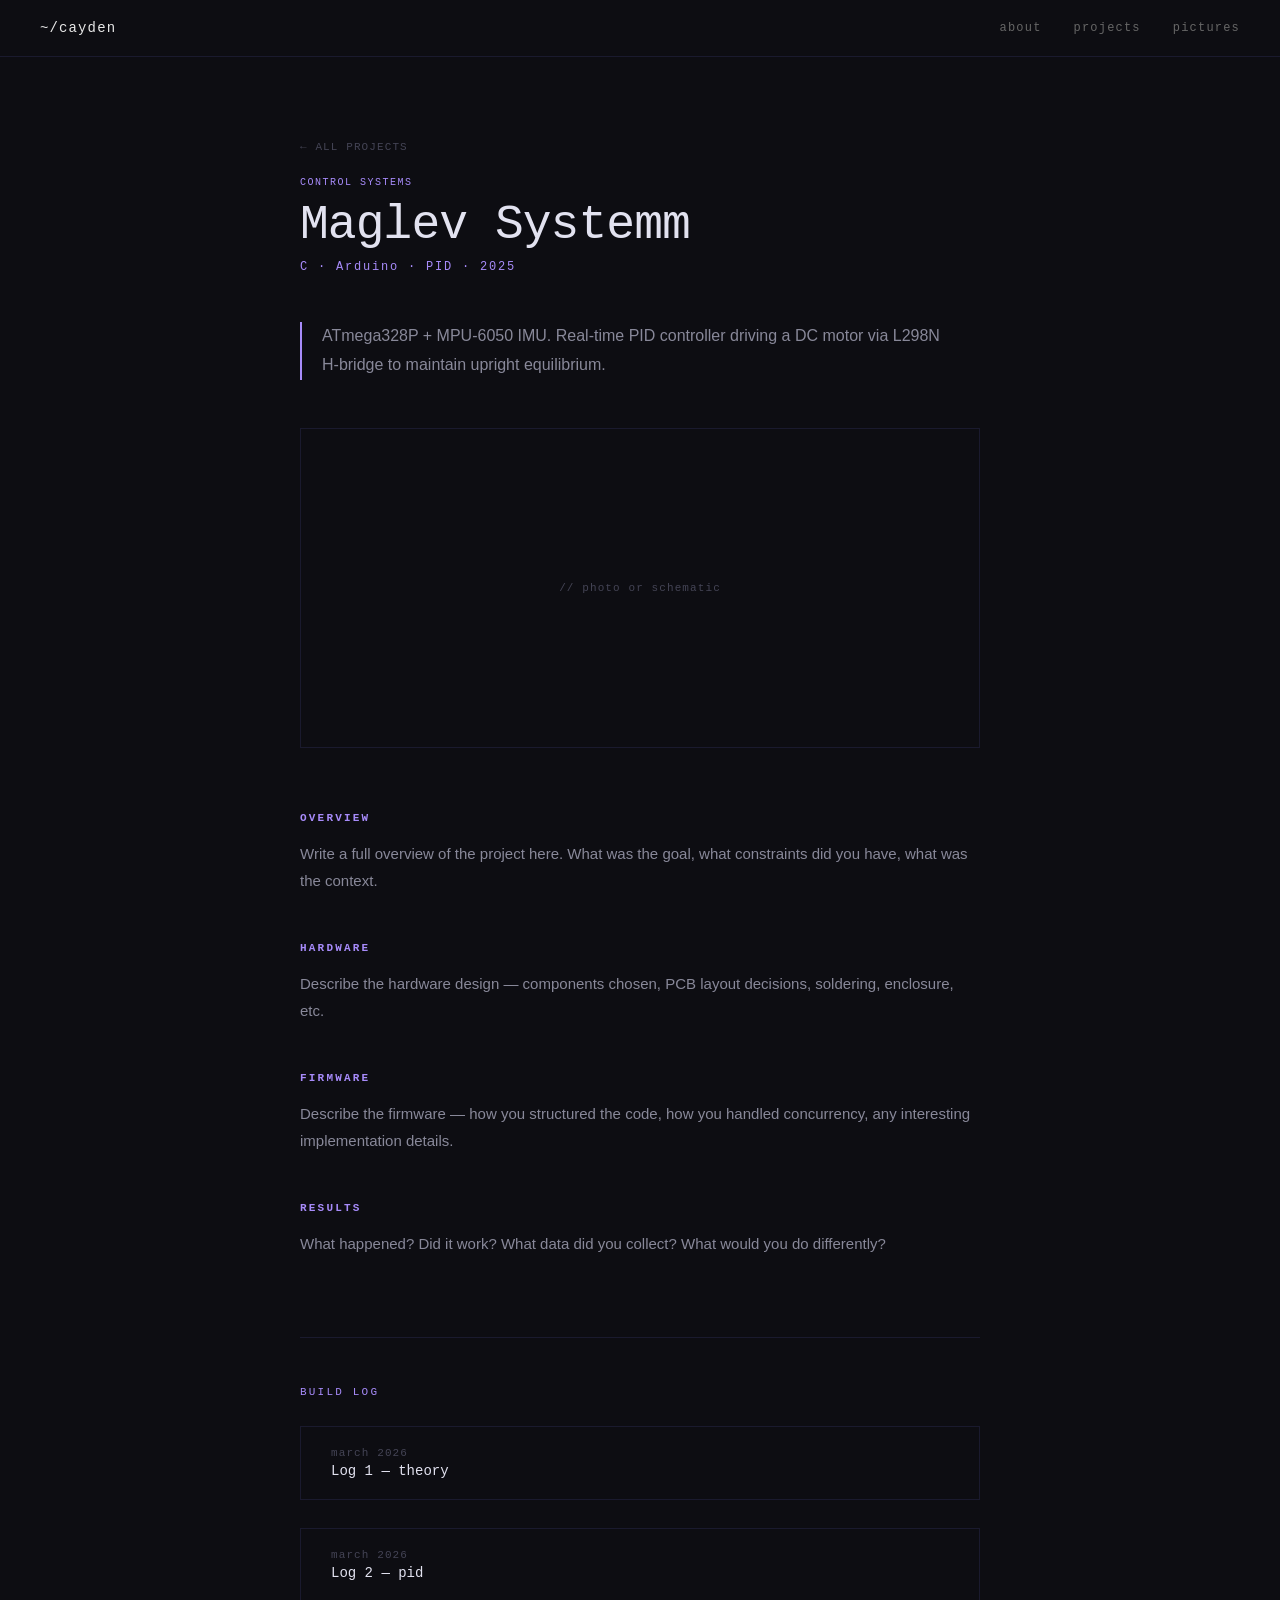
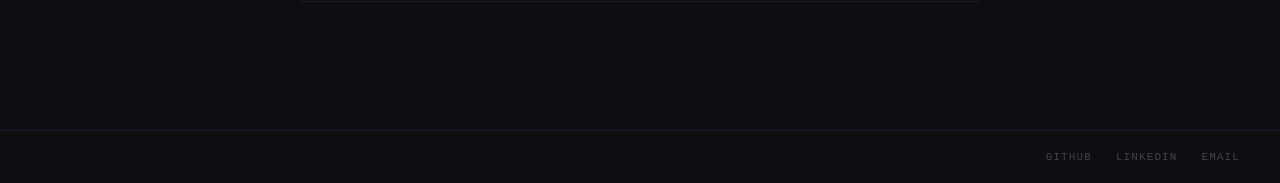
<file: Projects/maglev/index.html>
<!doctype html>
<html lang="en">
  <head>
    <meta charset="UTF-8" />
    <meta name="viewport" content="width=device-width, initial-scale=1.0" />
    <title>Maglev — Cayden Shi</title>
    <link rel="stylesheet" href="../../style.css" />
  </head>
  <body>
    <nav>
      <a href="../../index.html" class="nav-logo">~/cayden</a>
      <div class="nav-links">
        <a href="../../about.html">about</a>
        <a href="../../projects.html">projects</a>
        <a href="../../pictures.html">pictures</a>
      </div>
    </nav>
    <main class="container">
      <section class="project-page">
        <div class="project-page-header">
          <a href="../../projects.html" class="back-link">← all projects</a>
          <p class="project-tag">control systems</p>
          <h1 class="project-page-title">Maglev Systemm</h1>
          <p class="project-page-sub">C · Arduino · PID · 2025</p>
        </div>

        <div class="project-page-summary">
          <p>
            ATmega328P + MPU-6050 IMU. Real-time PID controller driving a DC
            motor via L298N H-bridge to maintain upright equilibrium.
          </p>
        </div>

        <div class="project-page-image-placeholder">
          <p>// photo or schematic</p>
        </div>

        <div class="project-page-body">
          <div class="project-section">
            <h2 class="project-section-title">overview</h2>
            <p class="project-section-text">
              Write a full overview of the project here. What was the goal, what
              constraints did you have, what was the context.
            </p>
          </div>
          <div class="project-section">
            <h2 class="project-section-title">hardware</h2>
            <p class="project-section-text">
              Describe the hardware design — components chosen, PCB layout
              decisions, soldering, enclosure, etc.
            </p>
          </div>
          <div class="project-section">
            <h2 class="project-section-title">firmware</h2>
            <p class="project-section-text">
              Describe the firmware — how you structured the code, how you
              handled concurrency, any interesting implementation details.
            </p>
          </div>
          <div class="project-section">
            <h2 class="project-section-title">results</h2>
            <p class="project-section-text">
              What happened? Did it work? What data did you collect? What would
              you do differently?
            </p>
          </div>
        </div>

        <div class="build-log-section">
          <div class="section-header">
            <p class="section-title">build log</p>
          </div>
          <div class="build-log-list">
            <a href="buildlog1.html" class="build-log-entry">
              <div class="build-log-left">
                <p class="build-log-date">march 2026</p>
                <p class="build-log-title">Log 1 — theory</p>
              </div>
              <div class="build-log-arrow">→</div>
            </a>
          </div>
          <div class="build-log-list">
            <a href="buildlog2.html" class="build-log-entry">
              <div class="build-log-left">
                <p class="build-log-date">march 2026</p>
                <p class="build-log-title">Log 2 — pid</p>
              </div>
              <div class="build-log-arrow">→</div>
            </a>
          </div>
        </div>
      </section>
    </main>
    <footer>
      <div class="footer-links">
        <a href="https://github.com/CaydenShi" target="_blank">github</a>
        <a href="https://linkedin.com/in/cayden-shi" target="_blank"
          >linkedin</a
        >
        <a href="mailto:caydenshi.dev@gmail.com">email</a>
      </div>
    </footer>
  </body>
</html>
</file>
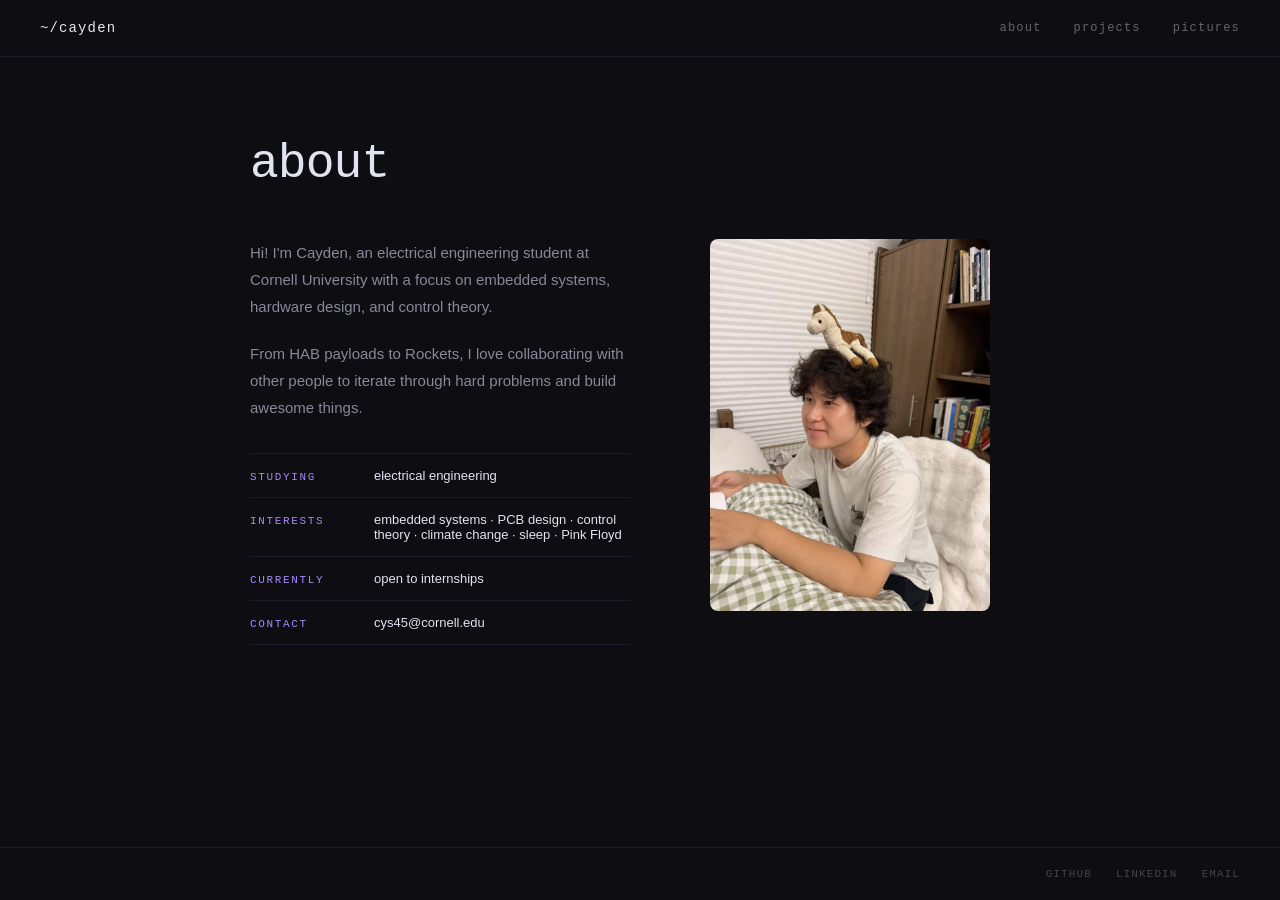
<file: about.html>
<!doctype html>
<html lang="en">
  <head>
    <meta charset="UTF-8" />
    <meta name="viewport" content="width=device-width, initial-scale=1.0" />
    <title>About — Cayden Shi</title>
    <link rel="stylesheet" href="style.css" />
  </head>
  <body>
    <nav>
      <a href="index.html" class="nav-logo">~/cayden</a>
      <div class="nav-links">
        <a href="index.html">about</a>
        <a href="projects.html">projects</a>
        <a href="pictures.html">pictures</a>
      </div>
    </nav>
    <main class="container">
      <section class="about-page">
        <div class="page-header">
          <h1 class="page-title">about</h1>
        </div>
        <div class="about-grid">
          <div class="about-text">
            <p class="about-bio">
              Hi! I'm Cayden, an electrical engineering student at Cornell
              University with a focus on embedded systems, hardware design, and
              control theory.
            </p>
            <p class="about-bio">
              From HAB payloads to Rockets, I love collaborating with other
              people to iterate through hard problems and build awesome things.
            </p>
            <div class="about-details">
              <div class="about-detail-row">
                <span class="about-detail-label">studying</span>
                <span class="about-detail-value">electrical engineering</span>
              </div>
              <div class="about-detail-row">
                <span class="about-detail-label">interests</span>
                <span class="about-detail-value"
                  >embedded systems · PCB design · control theory · climate
                  change · sleep · Pink Floyd</span
                >
              </div>
              <div class="about-detail-row">
                <span class="about-detail-label">currently</span>
                <span class="about-detail-value">open to internships</span>
              </div>
              <div class="about-detail-row">
                <span class="about-detail-label">contact</span>
                <span class="about-detail-value">cys45@cornell.edu</span>
              </div>
            </div>
          </div>
          <div class="about-image">
            <img
              src="images/cayden.png"
              alt="Lid-off finished balloon payload"
              loading="lazy"
            />
          </div>
        </div>
      </section>
    </main>
    <footer>
      <div class="footer-links">
        <a href="https://github.com/CaydenShi" target="_blank">github</a>
        <a href="https://linkedin.com/in/cayden-shi" target="_blank"
          >linkedin</a
        >
        <a href="mailto:caydenshi.dev@gmail.com">email</a>
      </div>
    </footer>
  </body>
</html>
</file>
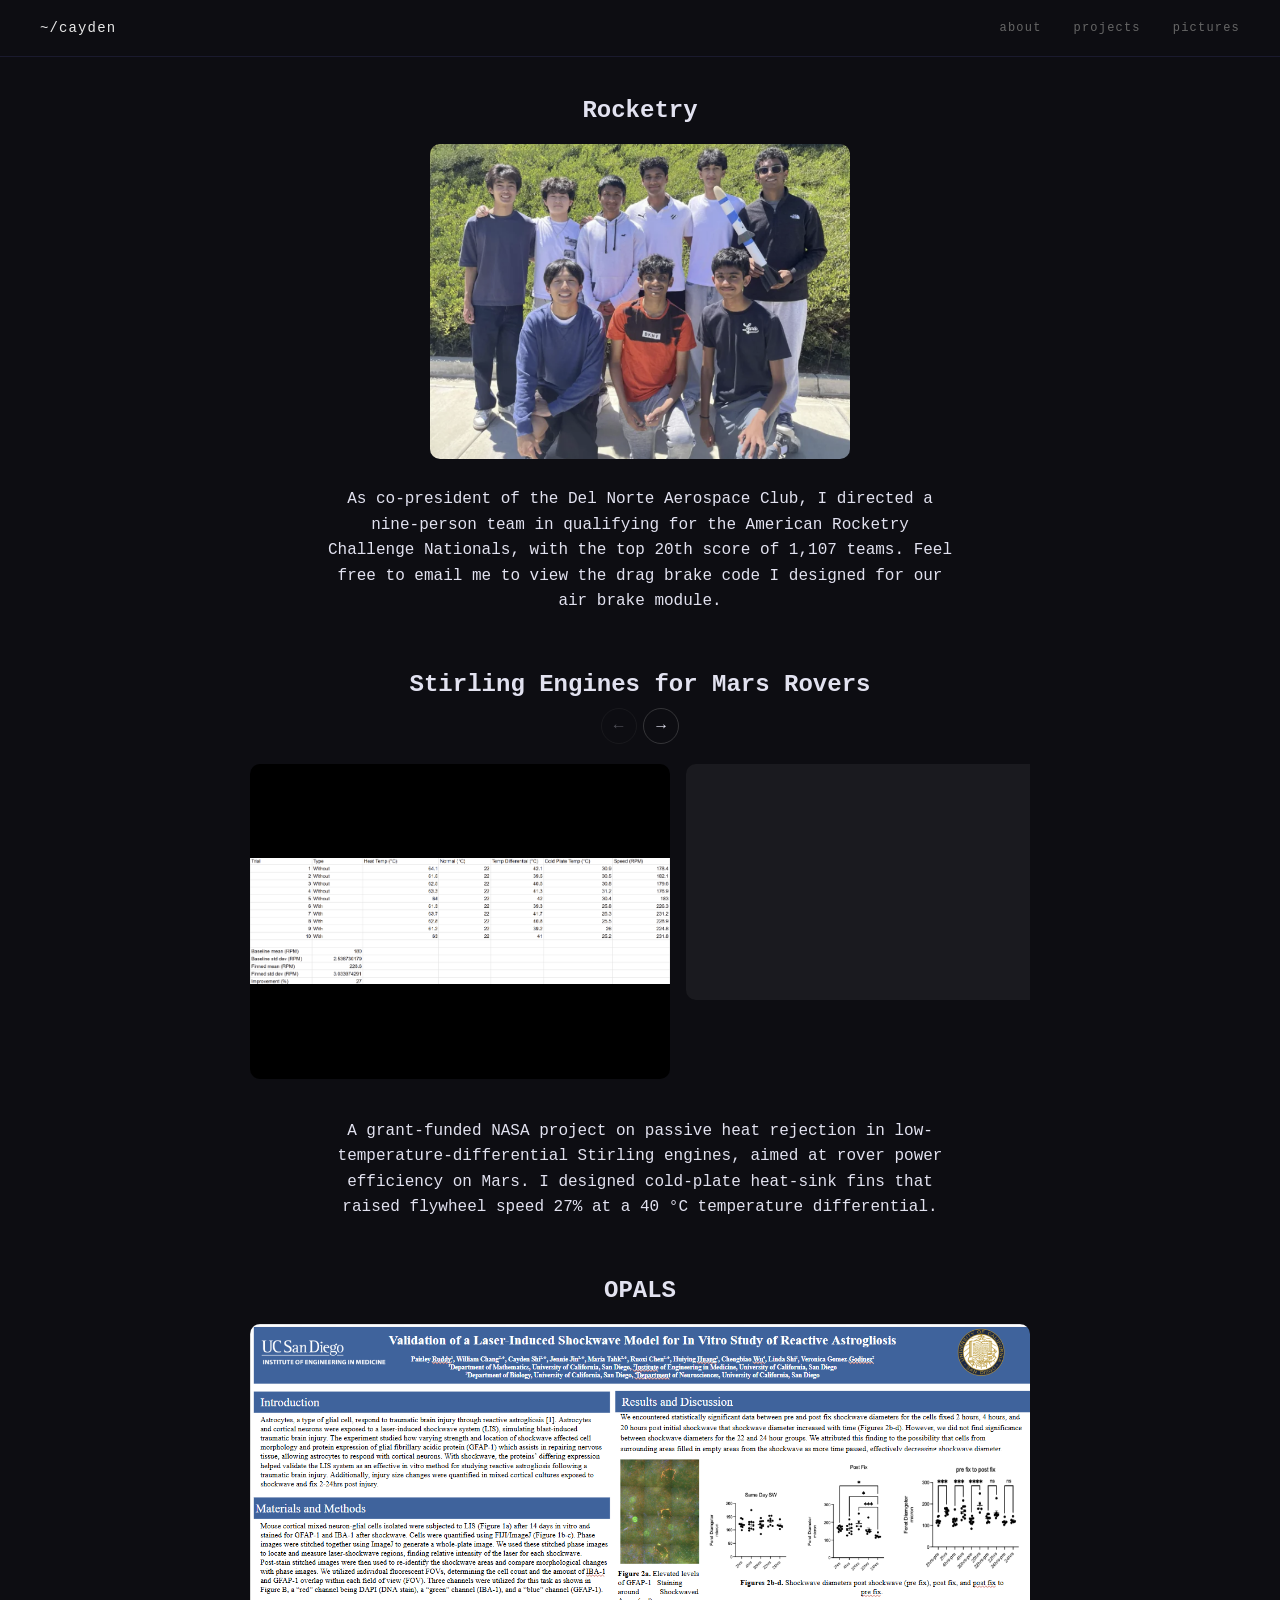
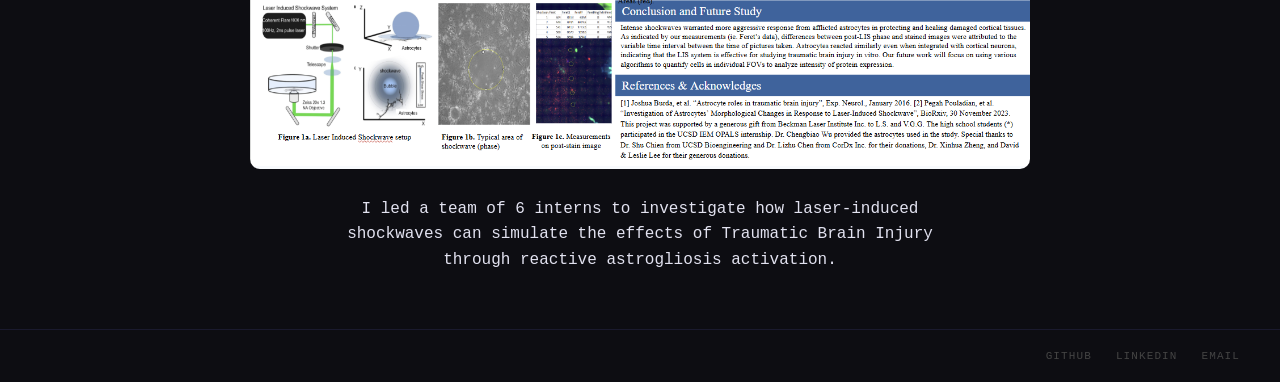
<file: other.html>
<!doctype html>
<html lang="en">
  <head>
    <meta charset="UTF-8" />
    <meta name="viewport" content="width=device-width, initial-scale=1.0" />
    <title>Other Work — Cayden Shi</title>
    <link rel="stylesheet" href="style.css" />

    <style>
      .other {
        margin: 2.5rem 0 3.5rem;
      }
      .other-head {
        display: flex;
        flex-direction: column;
        align-items: center;
        text-align: center;
        gap: 0.6rem;
        margin-bottom: 1.25rem;
      }
      .other-head h2 {
        margin: 0;
      }
      .other-controls {
        display: flex;
        gap: 0.4rem;
      }
      .other-btn {
        width: 2.25rem;
        height: 2.25rem;
        border-radius: 50%;
        border: 1px solid rgba(127, 127, 127, 0.35);
        background: transparent;
        color: inherit;
        font-size: 1rem;
        cursor: pointer;
        transition:
          border-color 0.15s,
          opacity 0.15s;
      }
      .other-btn:hover {
        border-color: currentColor;
      }
      .other-btn:disabled {
        opacity: 0.3;
        cursor: default;
      }

      .track {
        display: flex;
        gap: 1rem;
        overflow-x: auto;
        scroll-snap-type: x mandatory;
        scroll-behavior: smooth;
        padding-bottom: 0.75rem;
        scrollbar-width: none;
      }
      .track::-webkit-scrollbar {
        display: none;
      }
      .slide {
        flex: 0 0 auto;
        margin: 0;
        scroll-snap-align: start;
        width: min(80vw, 420px);
      }
      .frame {
        aspect-ratio: 4 / 3;
        border-radius: 10px;
        overflow: hidden;
        background: rgba(127, 127, 127, 0.12);
        display: flex;
        align-items: center;
        justify-content: center;
      }
      .frame img {
        width: 100%;
        height: 100%;
        object-fit: cover;
        display: block;
      }
      .frame .ph {
        font-size: 0.8rem;
        opacity: 0.5;
        font-family: monospace;
      }

      .other-text {
        margin: 1.75rem auto 0;
        line-height: 1.6;
        max-width: 65ch;
        text-align: center;
      }
      .slide .frame iframe {
        width: 100%;
        height: 100%;
        border: 0;
        display: block;
      }
      .slide.video .frame {
        aspect-ratio: 16 / 9;
      }
      .slide.contain .frame {
        background: #000;
      }
      .slide.contain img {
        object-fit: contain;
      }
      .slide.contain:hover img {
        transform: none;
      }
    </style>
  </head>
  <body>
    <nav>
      <a href="index.html" class="nav-logo">~/cayden</a>
      <div class="nav-links">
        <a href="about.html">about</a>
        <a href="projects.html">projects</a>
        <a href="pictures.html">pictures</a>
      </div>
    </nav>

    <main class="container">
      <!-- ───────────── ROCKETRY ───────────── -->
      <section class="other">
        <div class="other-head">
          <h2>Rocketry</h2>
        </div>
        <figure style="margin: 0 auto; width: min(80vw, 420px)">
          <img
            src="images/rocketry.png"
            alt="Del Norte Aerospace Club rocket"
            loading="lazy"
            style="
              width: 100%;
              aspect-ratio: 4 / 3;
              object-fit: cover;
              border-radius: 10px;
              display: block;
            "
          />
        </figure>
        <p class="other-text">
          As co-president of the Del Norte Aerospace Club, I directed a
          nine-person team in qualifying for the American Rocketry Challenge
          Nationals, with the top 20th score of 1,107 teams. Feel free to email
          me to view the drag brake code I designed for our air brake module.
        </p>
        <p style="text-align: center; margin-top: 1rem"></p>
      </section>
      <!-- ───────────── ROVER ───────────── -->
      <section class="other">
        <div class="other-head">
          <h2>Stirling Engines for Mars Rovers</h2>
          <div class="other-controls">
            <button class="other-btn prev" aria-label="Previous">←</button>
            <button class="other-btn next" aria-label="Next">→</button>
          </div>
        </div>
        <div class="track">
          <figure class="slide contain">
            <div class="frame">
              <img src="images/data.png" alt="Mars rover test data" />
            </div>
          </figure>
          <figure class="slide video">
            <div class="frame">
              <iframe
                src="https://www.youtube-nocookie.com/embed/EAXGWPiNAec"
                title="Control"
                loading="lazy"
                allow="
                  accelerometer;
                  encrypted-media;
                  gyroscope;
                  picture-in-picture;
                "
                allowfullscreen
              ></iframe>
            </div>
          </figure>
          <figure class="slide video">
            <div class="frame">
              <iframe
                src="https://www.youtube-nocookie.com/embed/f7EWIZecsIU"
                title="Design"
                loading="lazy"
                allow="
                  accelerometer;
                  encrypted-media;
                  gyroscope;
                  picture-in-picture;
                "
                allowfullscreen
              ></iframe>
            </div>
          </figure>
        </div>
        <p class="other-text">
          A grant-funded NASA project on passive heat rejection in
          low-temperature-differential Stirling engines, aimed at rover power
          efficiency on Mars. I designed cold-plate heat-sink fins that raised
          flywheel speed 27% at a 40 °C temperature differential.
        </p>
      </section>
      <!-- ───────────── OPALS ───────────── -->
      <section class="other">
        <div class="other-head">
          <h2>OPALS</h2>
        </div>
        <figure style="margin: 0 auto; width: 100%; max-width: 900px">
          <img
            src="images/poster.png"
            alt="Investigating Laser Shockwaves on Reactive Astrogliosis"
            loading="lazy"
            style="
              width: 100%;
              height: auto;
              border-radius: 10px;
              display: block;
            "
          />
        </figure>
        <p class="other-text">
          I led a team of 6 interns to investigate how laser-induced shockwaves
          can simulate the effects of Traumatic Brain Injury through reactive
          astrogliosis activation.
        </p>
      </section>
    </main>

    <footer>
      <div class="footer-links">
        <a href="https://github.com/CaydenShi" target="_blank">github</a>
        <a href="https://linkedin.com/in/cayden-shi" target="_blank"
          >linkedin</a
        >
        <a href="mailto:caydenshi.dev@gmail.com">email</a>
      </div>
    </footer>

    <script>
      document.querySelectorAll(".other").forEach((sec) => {
        const track = sec.querySelector(".track");
        if (!track) return; // sections with a single image have no carousel
        const prev = sec.querySelector(".prev");
        const next = sec.querySelector(".next");
        const step = () => track.querySelector(".slide").offsetWidth + 16;
        prev.addEventListener("click", () => track.scrollBy({ left: -step() }));
        next.addEventListener("click", () => track.scrollBy({ left: step() }));
        const update = () => {
          const max = track.scrollWidth - track.clientWidth;
          prev.disabled = track.scrollLeft <= 2;
          next.disabled = track.scrollLeft >= max - 2;
        };
        track.addEventListener("scroll", update, { passive: true });
        window.addEventListener("resize", update);
        update();
      });
    </script>
  </body>
</html>
</file>
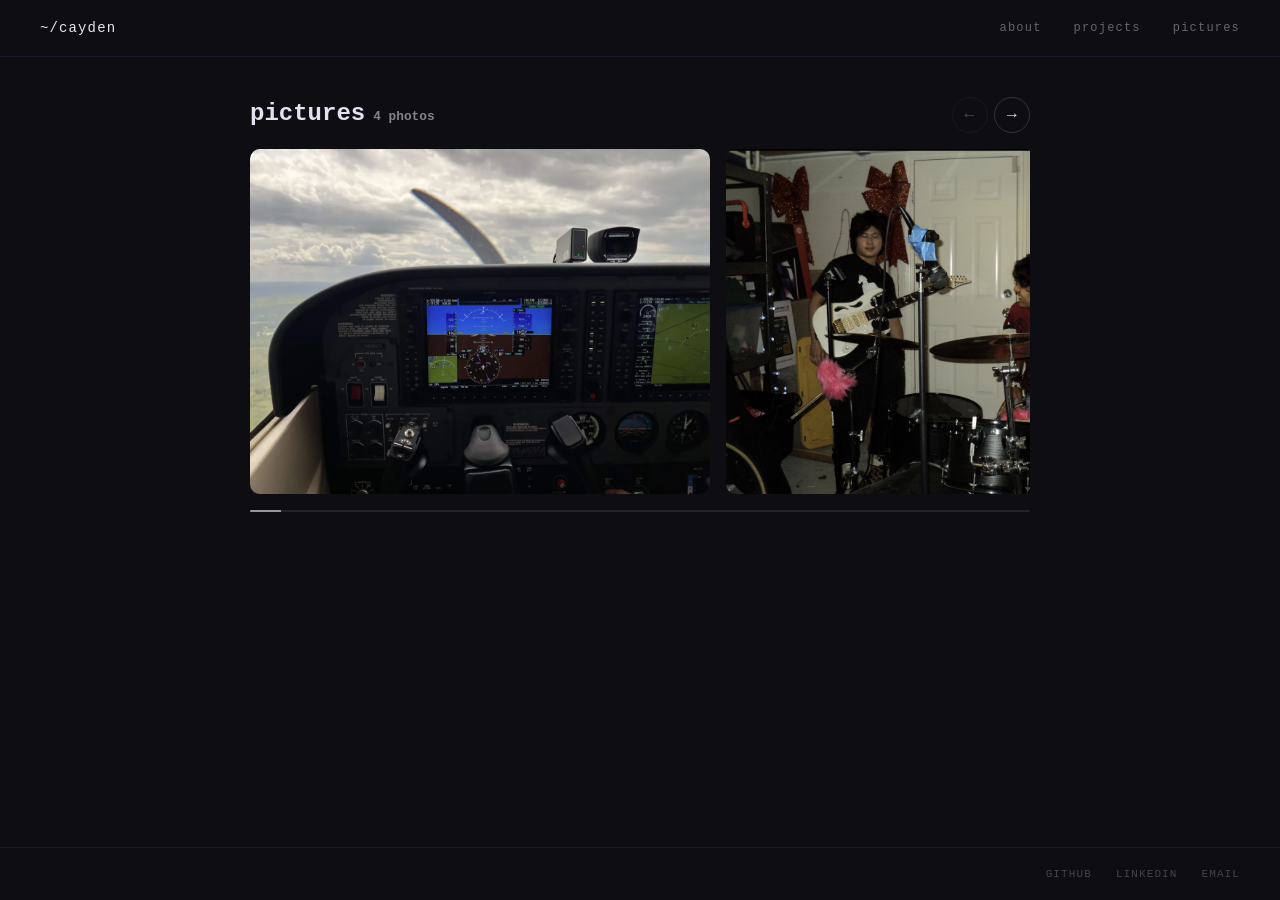
<file: pictures.html>
<!doctype html>
<html lang="en">
  <head>
    <meta charset="UTF-8" />
    <meta name="viewport" content="width=device-width, initial-scale=1.0" />
    <title>Pictures — Cayden Shi</title>
    <link rel="stylesheet" href="style.css" />

    <style>
      .carousel {
        margin: 2.5rem 0 3rem;
      }
      .carousel-head {
        display: flex;
        align-items: baseline;
        justify-content: space-between;
        gap: 1rem;
        margin-bottom: 0.75rem;
      }
      .carousel-head h1 {
        margin: 0;
      }
      .carousel-count {
        font-size: 0.8rem;
        opacity: 0.55;
        margin-left: 0.5rem;
        font-variant-numeric: tabular-nums;
      }
      .carousel-controls {
        display: flex;
        gap: 0.4rem;
      }
      .carousel-btn {
        width: 2.25rem;
        height: 2.25rem;
        border-radius: 50%;
        border: 1px solid rgba(127, 127, 127, 0.35);
        background: transparent;
        color: inherit;
        font-size: 1rem;
        cursor: pointer;
        transition:
          border-color 0.15s,
          opacity 0.15s;
      }
      .carousel-btn:hover {
        border-color: currentColor;
      }
      .carousel-btn:disabled {
        opacity: 0.3;
        cursor: default;
      }

      .track {
        display: flex;
        gap: 1rem;
        overflow-x: auto;
        scroll-snap-type: x mandatory;
        scroll-behavior: smooth;
        padding: 0.25rem 0 1rem;
        scrollbar-width: none;
        cursor: grab;
      }
      .track::-webkit-scrollbar {
        display: none;
      }
      .track.dragging {
        cursor: grabbing;
        scroll-snap-type: none;
        scroll-behavior: auto;
      }

      .slide {
        flex: 0 0 auto;
        margin: 0;
        scroll-snap-align: center;
        width: min(80vw, 460px);
      }
      .slide .frame {
        aspect-ratio: 4 / 3;
        border-radius: 10px;
        overflow: hidden;
        background: rgba(127, 127, 127, 0.12);
        display: flex;
        align-items: center;
        justify-content: center;
      }
      .slide img {
        width: 100%;
        height: 100%;
        object-fit: cover;
        display: block;
        transition: transform 0.4s ease;
        user-select: none;
        -webkit-user-drag: none;
      }
      .slide:hover img {
        transform: scale(1.04);
      }
      .slide .ph {
        font-size: 0.8rem;
        opacity: 0.5;
        font-family: monospace;
      }
      .slide figcaption {
        font-size: 0.85rem;
        opacity: 0.7;
        margin-top: 0.5rem;
      }

      .progress {
        height: 2px;
        background: rgba(127, 127, 127, 0.2);
        border-radius: 2px;
        overflow: hidden;
      }
      .progress span {
        display: block;
        height: 100%;
        width: 0;
        background: currentColor;
        opacity: 0.6;
        transition: width 0.15s linear;
      }

      @media (prefers-reduced-motion: reduce) {
        .track {
          scroll-behavior: auto;
        }
        .slide img {
          transition: none;
        }
      }
    </style>
  </head>
  <body>
    <nav>
      <a href="index.html" class="nav-logo">~/cayden</a>
      <div class="nav-links">
        <a href="about.html">about</a>
        <a href="projects.html">projects</a>
        <a href="pictures.html">pictures</a>
      </div>
    </nav>

    <main class="container">
      <section class="carousel">
        <div class="carousel-head">
          <h1>pictures<span class="carousel-count"></span></h1>
          <div class="carousel-controls">
            <button class="carousel-btn prev" aria-label="Previous">←</button>
            <button class="carousel-btn next" aria-label="Next">→</button>
          </div>
        </div>

        <div class="track">
          <figure class="slide">
            <div class="frame">
              <img src="images/flying.png" alt="Flying" loading="lazy" />
            </div>
          </figure>
          <figure class="slide">
            <div class="frame">
              <img
                src="images/guitar.png"
                alt="Playing guitar"
                loading="lazy"
              />
            </div>
          </figure>
          <figure class="slide">
            <div class="frame">
              <img src="images/league.png" alt="League" loading="lazy" />
            </div>
          </figure>
          <figure class="slide">
            <div class="frame">
              <img src="images/stussy.png" alt="Stüssy" loading="lazy" />
            </div>
          </figure>
        </div>
        <div class="progress"><span></span></div>
      </section>
    </main>

    <footer>
      <div class="footer-links">
        <a href="https://github.com/CaydenShi" target="_blank">github</a>
        <a href="https://linkedin.com/in/cayden-shi" target="_blank"
          >linkedin</a
        >
        <a href="mailto:caydenshi.dev@gmail.com">email</a>
      </div>
    </footer>

    <script>
      (() => {
        const track = document.querySelector(".track");
        const slides = [...track.querySelectorAll(".slide")];
        const prev = document.querySelector(".prev");
        const next = document.querySelector(".next");
        const bar = document.querySelector(".progress span");
        document.querySelector(".carousel-count").textContent =
          `${slides.length} photos`;

        const step = () => (slides[0] ? slides[0].offsetWidth + 16 : 300);
        prev.addEventListener("click", () =>
          track.scrollBy({ left: -step(), behavior: "smooth" }),
        );
        next.addEventListener("click", () =>
          track.scrollBy({ left: step(), behavior: "smooth" }),
        );

        const update = () => {
          const max = track.scrollWidth - track.clientWidth;
          bar.style.width =
            Math.max(max > 0 ? (track.scrollLeft / max) * 100 : 100, 4) + "%";
          prev.disabled = track.scrollLeft <= 2;
          next.disabled = track.scrollLeft >= max - 2;
        };
        track.addEventListener("scroll", update, { passive: true });
        window.addEventListener("resize", update);
        track
          .querySelectorAll("img")
          .forEach((img) => img.addEventListener("load", update));
        update();

        document.addEventListener("keydown", (e) => {
          if (e.key === "ArrowLeft") prev.click();
          if (e.key === "ArrowRight") next.click();
        });

        // click-and-drag with a mouse (touch already swipes natively)
        let down = false,
          startX = 0,
          startLeft = 0;
        track.addEventListener("pointerdown", (e) => {
          if (e.pointerType !== "mouse") return;
          down = true;
          startX = e.clientX;
          startLeft = track.scrollLeft;
          track.classList.add("dragging");
        });
        window.addEventListener("pointermove", (e) => {
          if (down) track.scrollLeft = startLeft - (e.clientX - startX);
        });
        window.addEventListener("pointerup", () => {
          if (!down) return;
          down = false;
          track.classList.remove("dragging");
          const center = track.scrollLeft + track.clientWidth / 2;
          const nearest = slides.reduce((a, s) =>
            Math.abs(s.offsetLeft + s.offsetWidth / 2 - center) <
            Math.abs(a.offsetLeft + a.offsetWidth / 2 - center)
              ? s
              : a,
          );
          track.scrollTo({
            left:
              nearest.offsetLeft +
              nearest.offsetWidth / 2 -
              track.clientWidth / 2,
            behavior: "smooth",
          });
        });
      })();
    </script>
  </body>
</html>
</file>
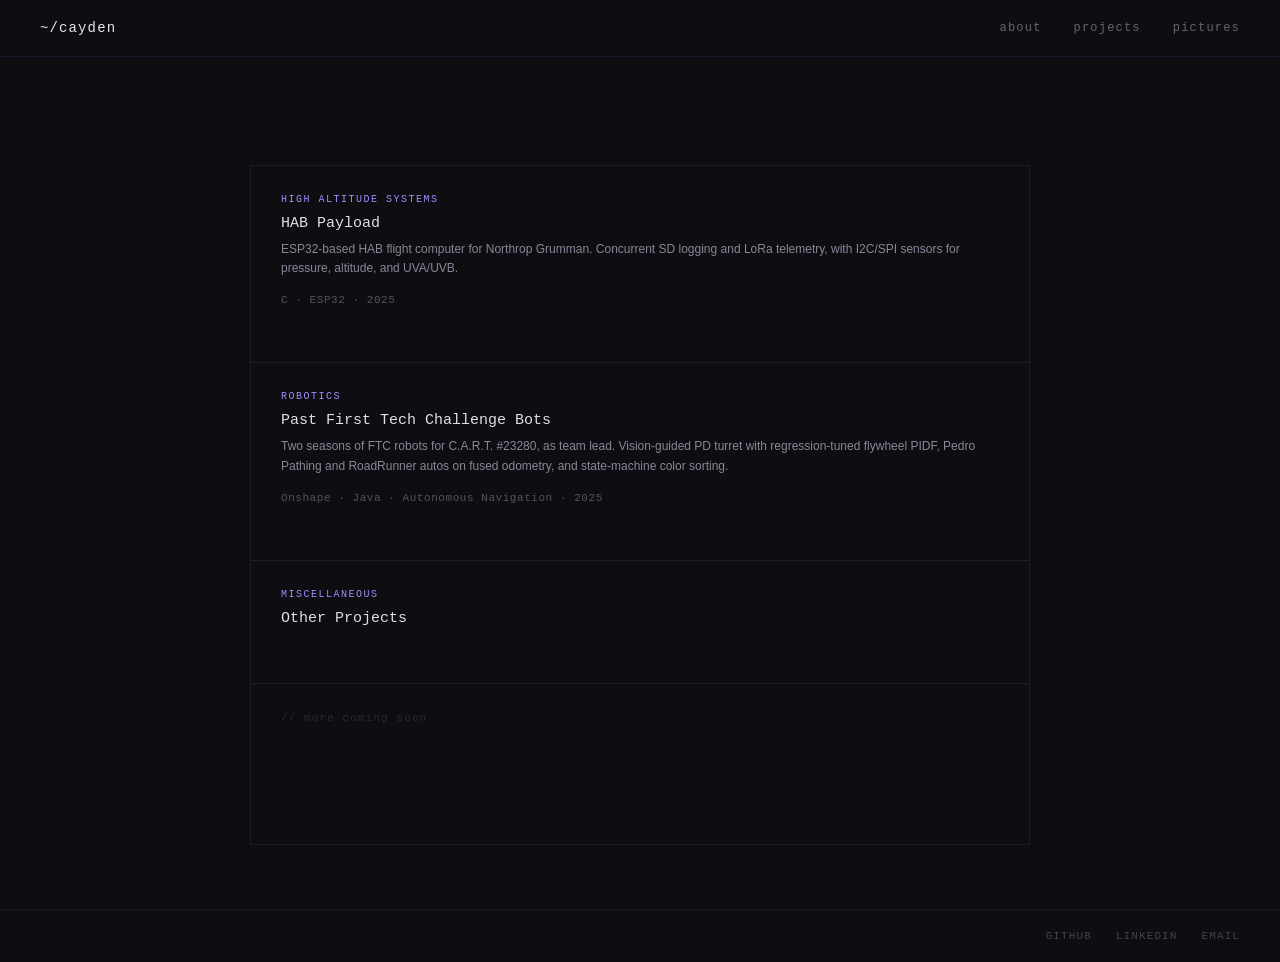
<file: projects.html>
<!doctype html>
<html lang="en">
  <head>
    <meta charset="UTF-8" />
    <meta name="viewport" content="width=device-width, initial-scale=1.0" />
    <title>Projects - Cayden Shi</title>
    <link rel="stylesheet" href="style.css" />
  </head>
  <body>
    <nav>
      <a href="index.html" class="nav-logo">~/cayden</a>
      <div class="nav-links">
        <a href="about.html">about</a>
        <a href="Projects.html">projects</a>
        <a href="pictures.html">pictures</a>
      </div>
    </nav>
    <main class="container">
      <section class="projects">
        <div class="section-header"></div>
        <div class="projects-grid">
          <a href="Projects/hab-payload/index.html" class="project-card">
            <p class="project-tag">high altitude systems</p>
            <h3 class="project-title">HAB Payload</h3>
            <p class="project-desc">
              ESP32-based HAB flight computer for Northrop Grumman. Concurrent
              SD logging and LoRa telemetry, with I2C/SPI sensors for pressure,
              altitude, and UVA/UVB.
            </p>
            <p class="project-meta">C · ESP32 · 2025</p>
            <p class="project-read-more">view project →</p>
          </a>

          <a href="Projects/FTCBot/index.html" class="project-card">
            <p class="project-tag">Robotics</p>
            <h3 class="project-title">Past First Tech Challenge Bots</h3>
            <p class="project-desc">
              Two seasons of FTC robots for C.A.R.T. #23280, as team lead.
              Vision-guided PD turret with regression-tuned flywheel PIDF, Pedro
              Pathing and RoadRunner autos on fused odometry, and state-machine
              color sorting.
            </p>
            <p class="project-meta">
              Onshape · Java · Autonomous Navigation · 2025
            </p>
            <p class="project-read-more">view project →</p>
          </a>
          <a href="other.html" class="project-card">
            <p class="project-tag">miscellaneous</p>
            <h3 class="project-title">Other Projects</h3>
            <p class="project-read-more">view project →</p>
          </a>

          <div class="project-card project-empty">
            <p class="project-coming">// more coming soon</p>
          </div>
        </div>
      </section>
    </main>
    <footer>
      <div class="footer-links">
        <a href="https://github.com/CaydenShi" target="_blank">github</a>
        <a href="https://linkedin.com/in/cayden-shi" target="_blank"
          >linkedin</a
        >
        <a href="mailto:caydenshi.dev@gmail.com">email</a>
      </div>
    </footer>
  </body>
</html>
</file>
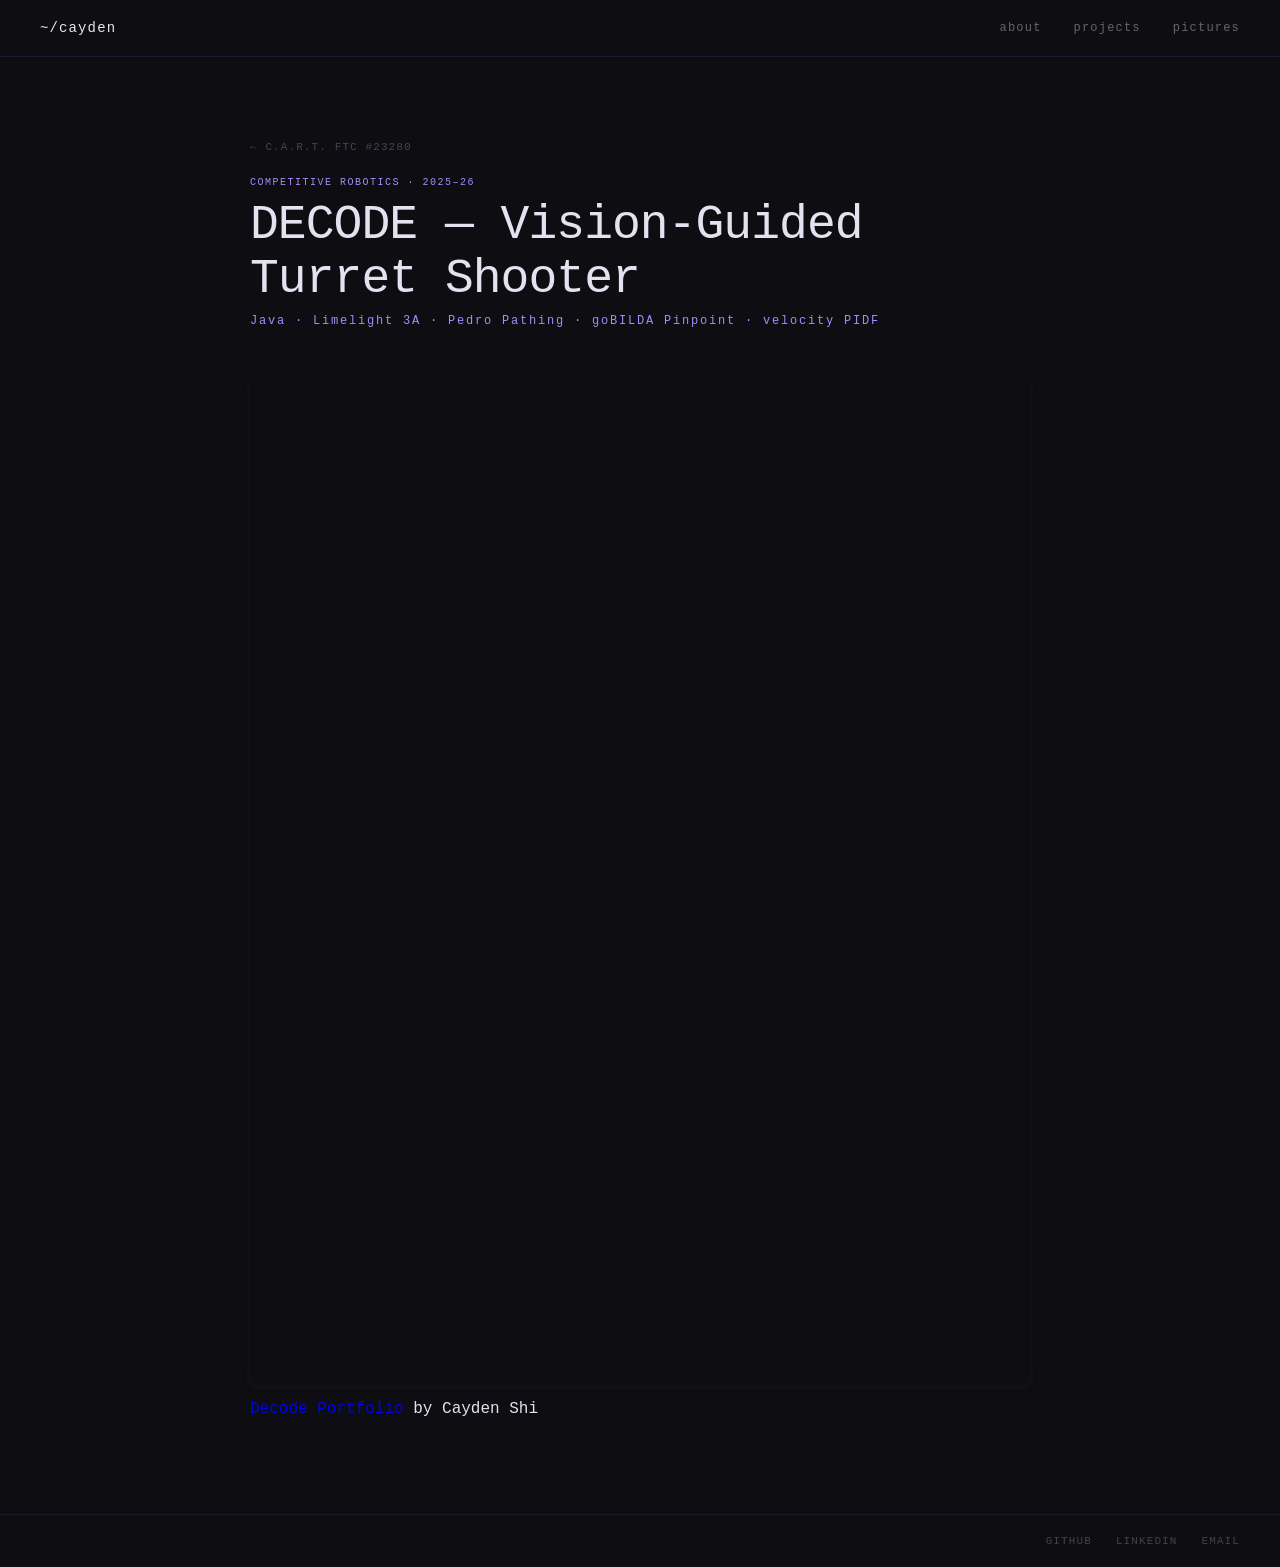
<file: Projects/FTCBot/decode.html>
<!doctype html>

<html lang="en">
  <head>
    <meta charset="UTF-8" />
    <meta name="viewport" content="width=device-width, initial-scale=1.0" />
    <title>DECODE Turret Robot — Cayden Shi</title>
    <meta
      name="description"
      content="C.A.R.T. FTC #23280's 2025–26 DECODE robot: AprilTag-tracking turret, regression-based shot model, dual-flywheel PIDF with a readiness gate, color sorting, and a 12-ball Pedro Pathing autonomous."
    />
    <link rel="stylesheet" href="../../style.css" />
    <style>
      .project-list a {
        color: #4da3ff;
        text-decoration: none;
      }
      .project-list a:visited {
        color: #4da3ff;
      }
      .project-list a:hover {
        color: #82c0ff;
        text-decoration: underline;
      }
    </style>
  </head>
  <body>
    <nav>
      <a href="../../index.html" class="nav-logo">~/cayden</a>
      <div class="nav-links">
        <a href="../../about.html">about</a>
        <a href="../../projects.html">projects</a>
        <a href="../../pictures.html">pictures</a>
      </div>
    </nav>

    <main class="container">
      <section class="project-page">
        <div class="project-page-header">
          <a href="index.html" class="back-link">← C.A.R.T. FTC #23280</a>
          <p class="project-tag">competitive robotics · 2025–26</p>
          <h1 class="project-page-title">
            DECODE — Vision-Guided Turret Shooter
          </h1>
          <p class="project-page-sub">
            Java · Limelight 3A · Pedro Pathing · goBILDA Pinpoint · velocity
            PIDF
          </p>
        </div>

        <div
          style="
            position: relative;
            width: 100%;
            height: 0;
            padding-top: 129.4118%;
            padding-bottom: 0;
            box-shadow: 0 2px 8px 0 rgba(63, 69, 81, 0.16);
            margin-top: 1.6em;
            margin-bottom: 0.9em;
            overflow: hidden;
            border-radius: 8px;
            will-change: transform;
          "
        >
          <iframe
            loading="lazy"
            style="
              position: absolute;
              width: 100%;
              height: 100%;
              top: 0;
              left: 0;
              border: none;
              padding: 0;
              margin: 0;
            "
            src="https://www.canva.com/design/DAHWhy79ZEI/l32c12lbX9QHXEbRsyseaQ/view?embed"
            allowfullscreen="allowfullscreen"
            allow="fullscreen"
          >
          </iframe>
        </div>
        <a
          href="https:&#x2F;&#x2F;www.canva.com&#x2F;design&#x2F;DAHWhy79ZEI&#x2F;l32c12lbX9QHXEbRsyseaQ&#x2F;view?utm_content=DAHWhy79ZEI&amp;utm_campaign=designshare&amp;utm_medium=embeds&amp;utm_source=link"
          target="_blank"
          rel="noopener"
          >Decode Portfolio</a
        >
        by Cayden Shi
        <div style="height: 2rem"></div>
      </section>
    </main>

    <footer>
      <div class="footer-links">
        <a href="https://github.com/CaydenShi" target="_blank">github</a>
        <a href="https://linkedin.com/in/cayden-shi" target="_blank"
          >linkedin</a
        >
        <a href="mailto:caydenshi.dev@gmail.com">email</a>
      </div>
    </footer>
  </body>
</html>
</file>
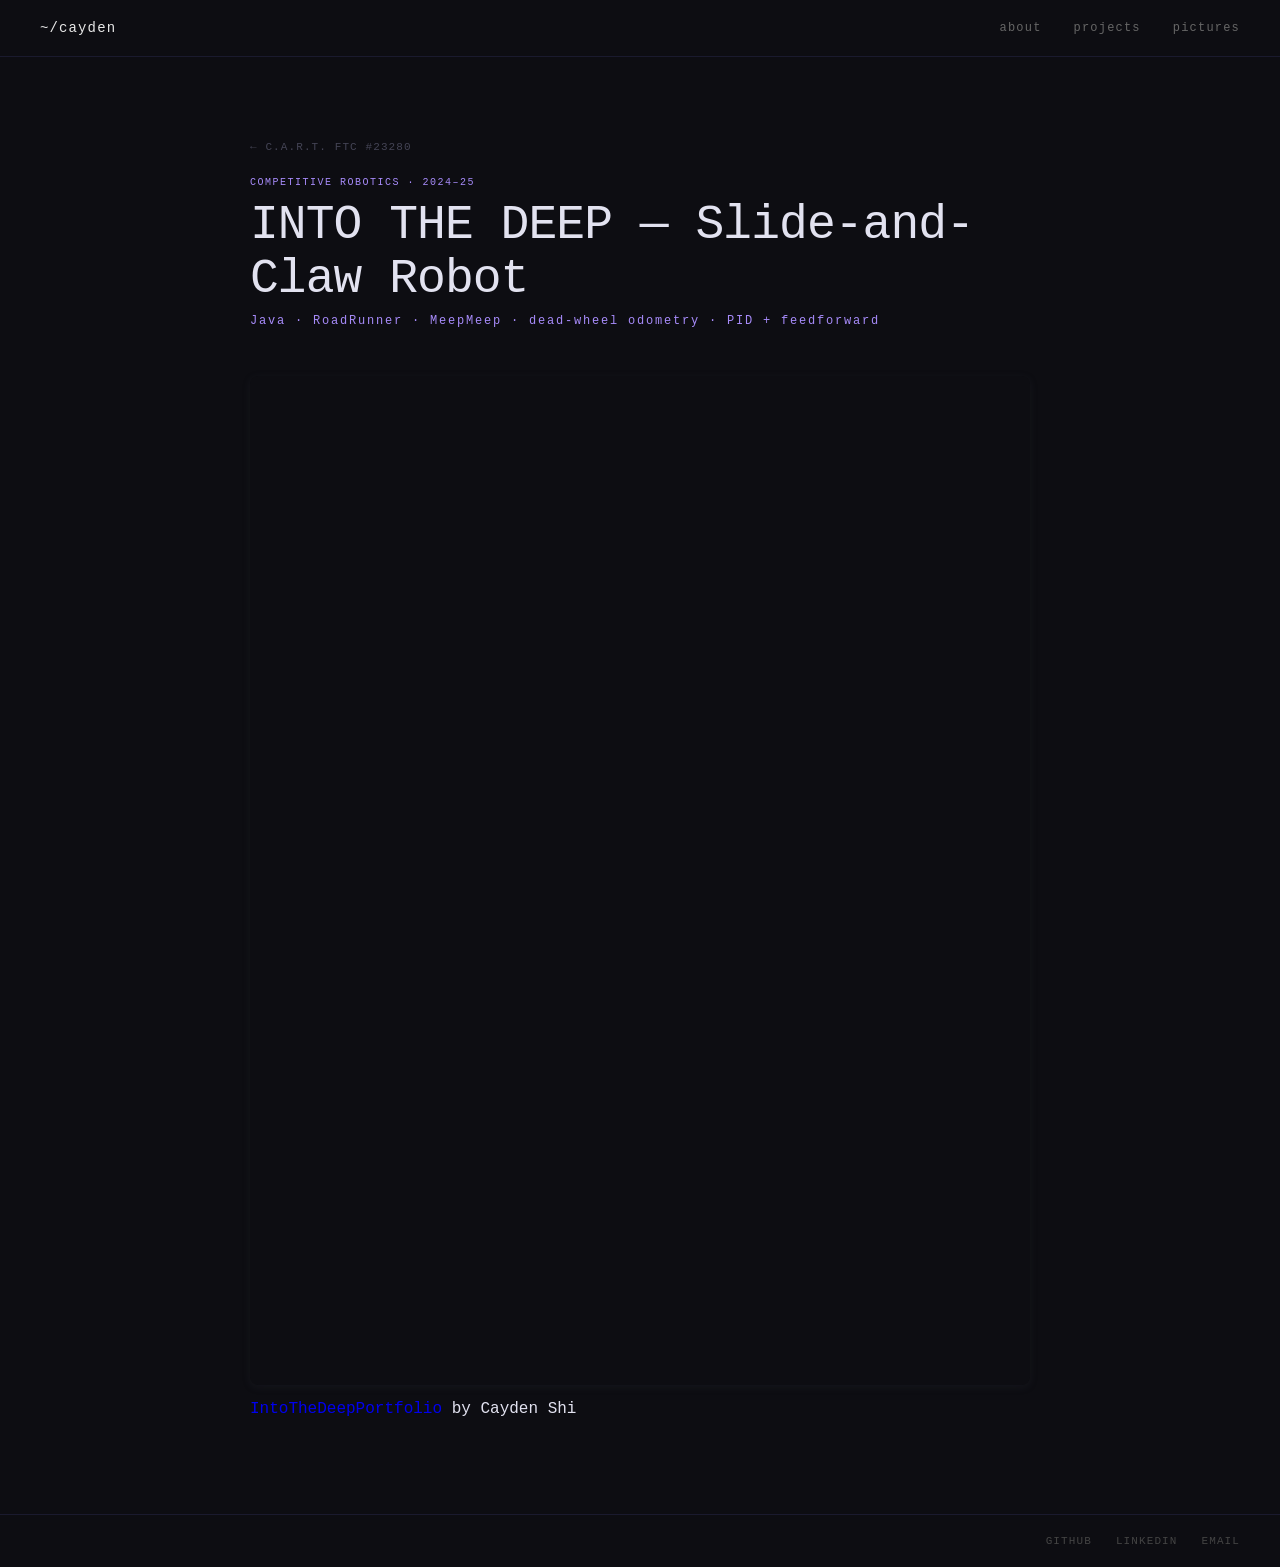
<file: Projects/FTCBot/into-the-deep.html>
<!doctype html>
<html lang="en">
  <head>
    <meta charset="UTF-8" />
    <meta name="viewport" content="width=device-width, initial-scale=1.0" />
    <title>INTO THE DEEP Robot — Cayden Shi</title>
    <meta
      name="description"
      content="C.A.R.T. FTC #23280's 2024–25 INTO THE DEEP robot: belt-driven mecanum chassis, five intake iterations, color-rejecting transfer, three-wheel odometry and RoadRunner autonomous up to 83 points solo."
    />
    <link rel="stylesheet" href="../../style.css" />
    <style>
      .project-list a {
        color: #4da3ff;
        text-decoration: none;
      }
      .project-list a:visited {
        color: #4da3ff;
      }
      .project-list a:hover {
        color: #82c0ff;
        text-decoration: underline;
      }
    </style>
  </head>
  <body>
    <nav>
      <a href="../../index.html" class="nav-logo">~/cayden</a>
      <div class="nav-links">
        <a href="../../about.html">about</a>
        <a href="../../projects.html">projects</a>
        <a href="../../pictures.html">pictures</a>
      </div>
    </nav>

    <main class="container">
      <section class="project-page">
        <div class="project-page-header">
          <a href="index.html" class="back-link">← C.A.R.T. FTC #23280</a>
          <p class="project-tag">competitive robotics · 2024–25</p>
          <h1 class="project-page-title">
            INTO THE DEEP — Slide-and-Claw Robot
          </h1>
          <p class="project-page-sub">
            Java · RoadRunner · MeepMeep · dead-wheel odometry · PID +
            feedforward
          </p>
        </div>
        <div
          style="
            position: relative;
            width: 100%;
            height: 0;
            padding-top: 129.4118%;
            padding-bottom: 0;
            box-shadow: 0 2px 8px 0 rgba(63, 69, 81, 0.16);
            margin-top: 1.6em;
            margin-bottom: 0.9em;
            overflow: hidden;
            border-radius: 8px;
            will-change: transform;
          "
        >
          <iframe
            loading="lazy"
            style="
              position: absolute;
              width: 100%;
              height: 100%;
              top: 0;
              left: 0;
              border: none;
              padding: 0;
              margin: 0;
            "
            src="https://www.canva.com/design/DAHWhz453V0/2Q7zya8bplg_ajtS8Wyz7Q/view?embed"
            allowfullscreen="allowfullscreen"
            allow="fullscreen"
          >
          </iframe>
        </div>
        <a
          href="https:&#x2F;&#x2F;www.canva.com&#x2F;design&#x2F;DAHWhz453V0&#x2F;2Q7zya8bplg_ajtS8Wyz7Q&#x2F;view?utm_content=DAHWhz453V0&amp;utm_campaign=designshare&amp;utm_medium=embeds&amp;utm_source=link"
          target="_blank"
          rel="noopener"
          >IntoTheDeepPortfolio</a
        >
        by Cayden Shi

        <div style="height: 2rem"></div>
      </section>
    </main>

    <footer>
      <div class="footer-links">
        <a href="https://github.com/CaydenShi" target="_blank">github</a>
        <a href="https://linkedin.com/in/cayden-shi" target="_blank"
          >linkedin</a
        >
        <a href="mailto:caydenshi.dev@gmail.com">email</a>
      </div>
    </footer>
  </body>
</html>
</file>
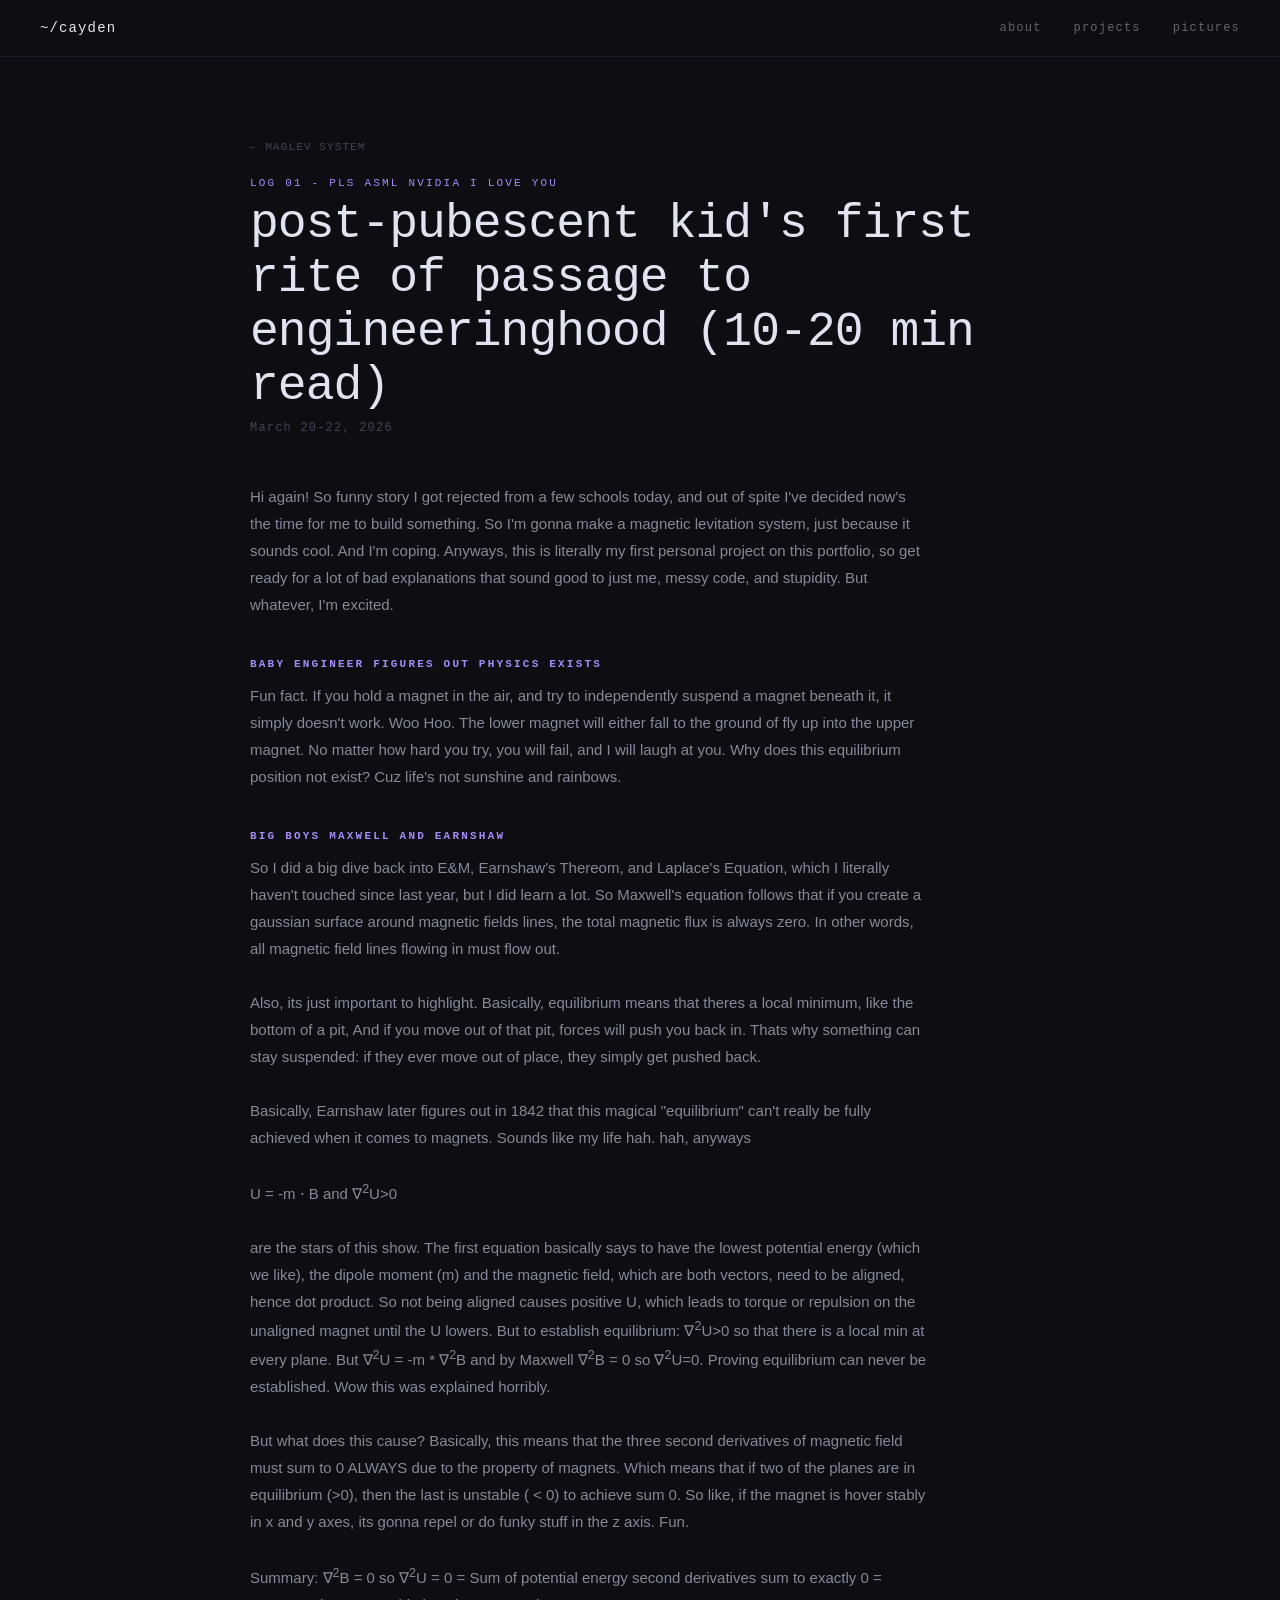
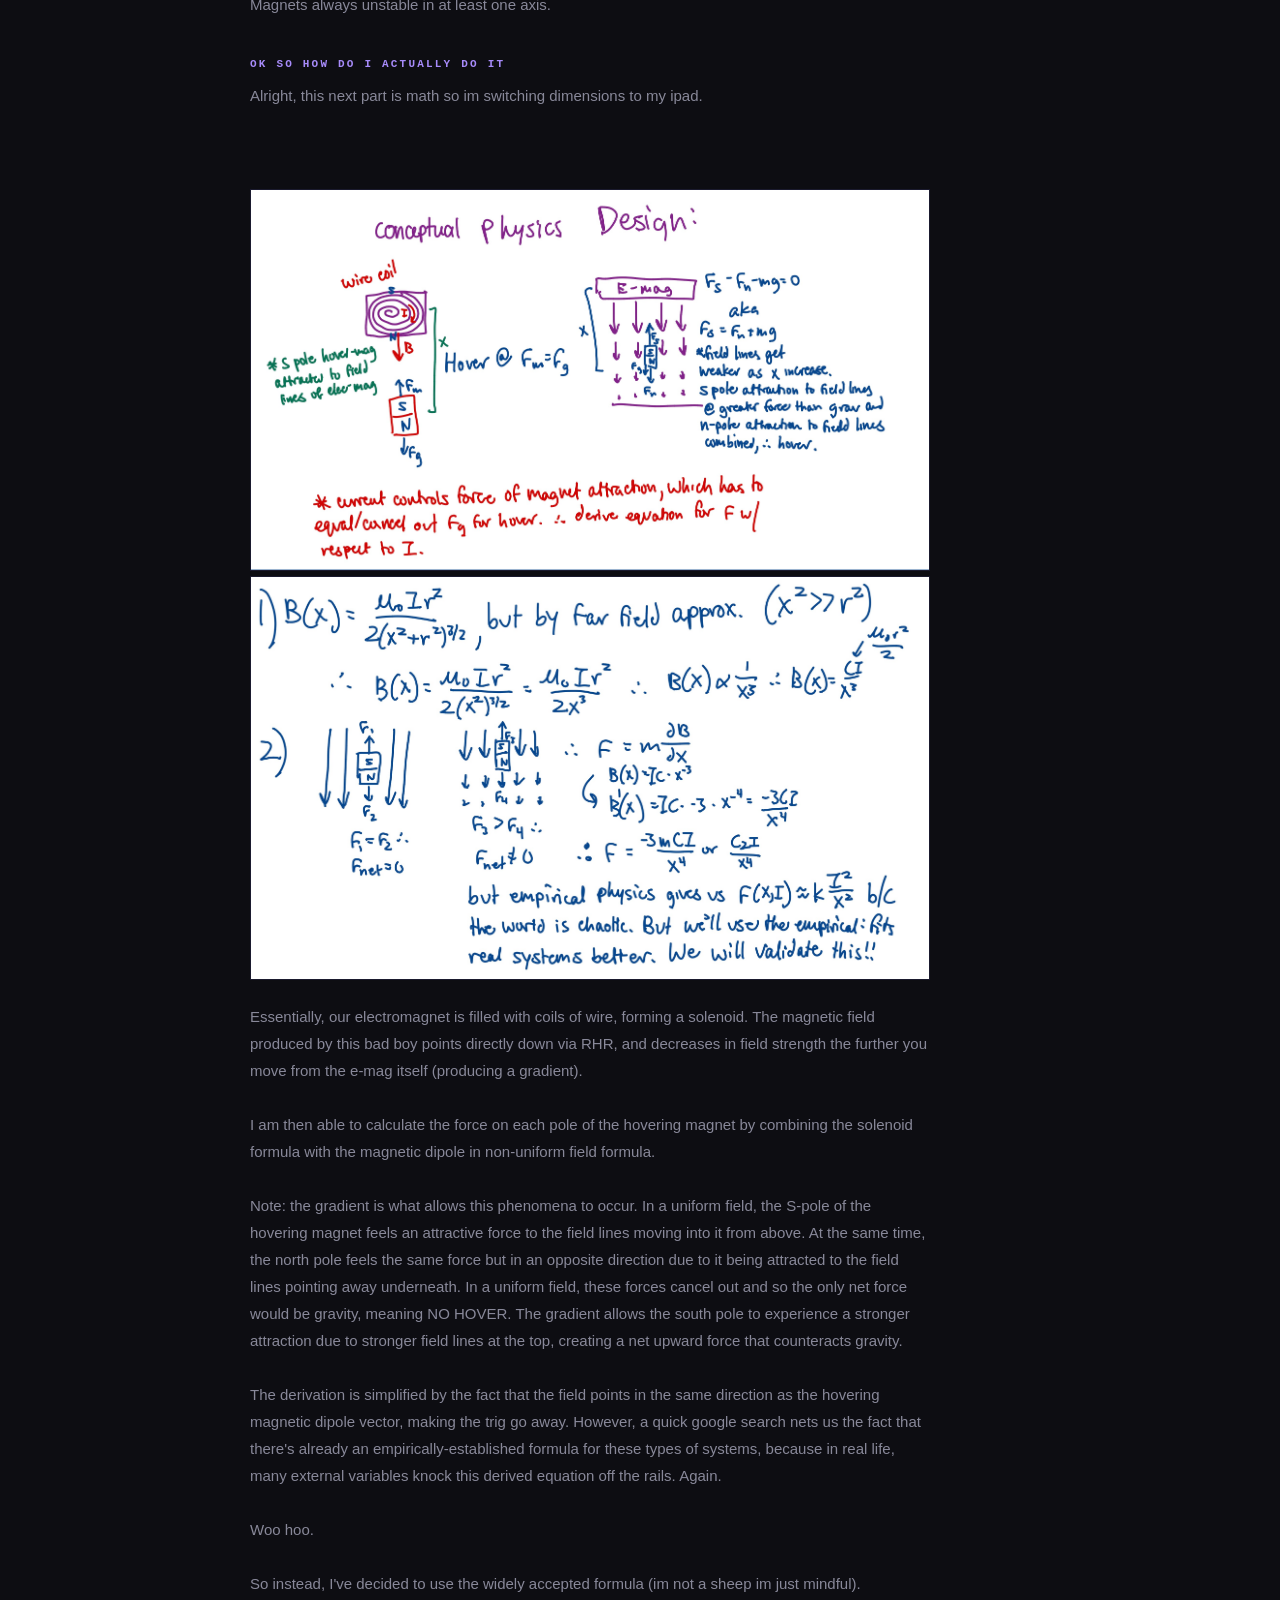
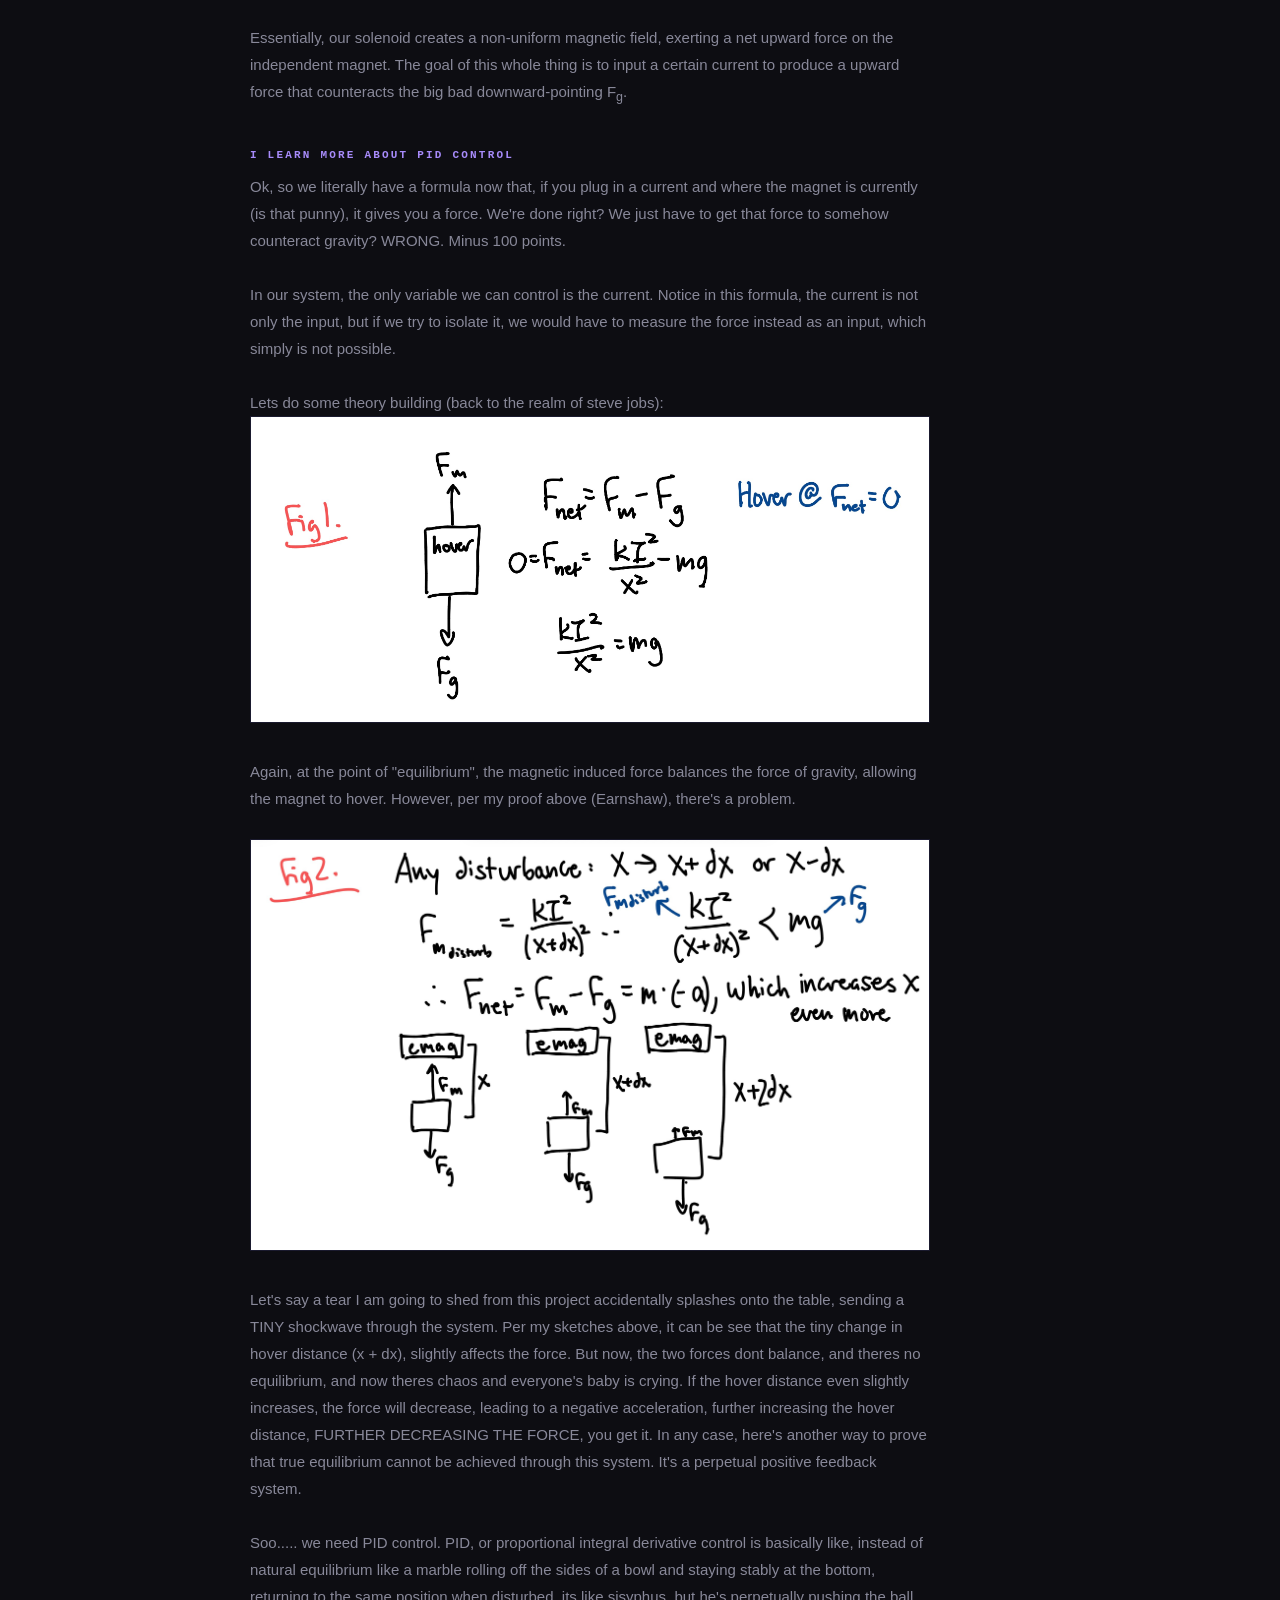
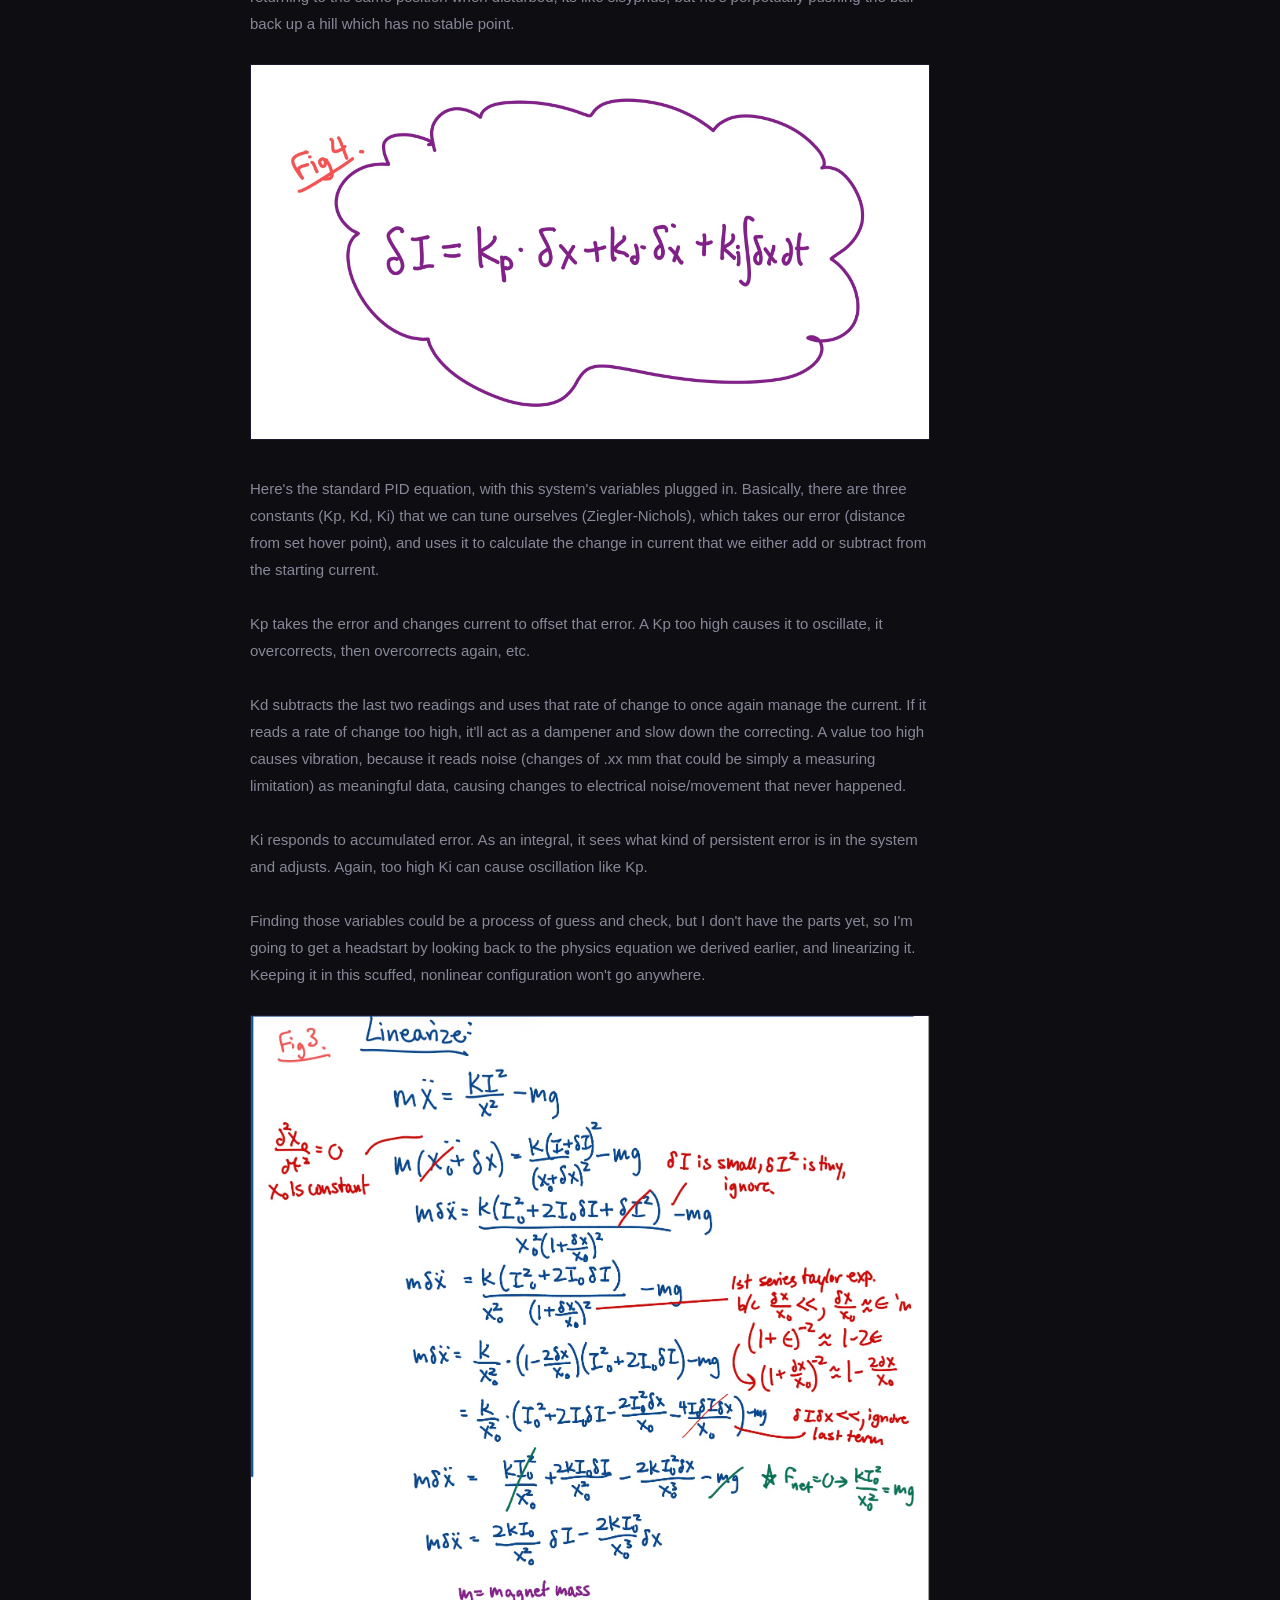
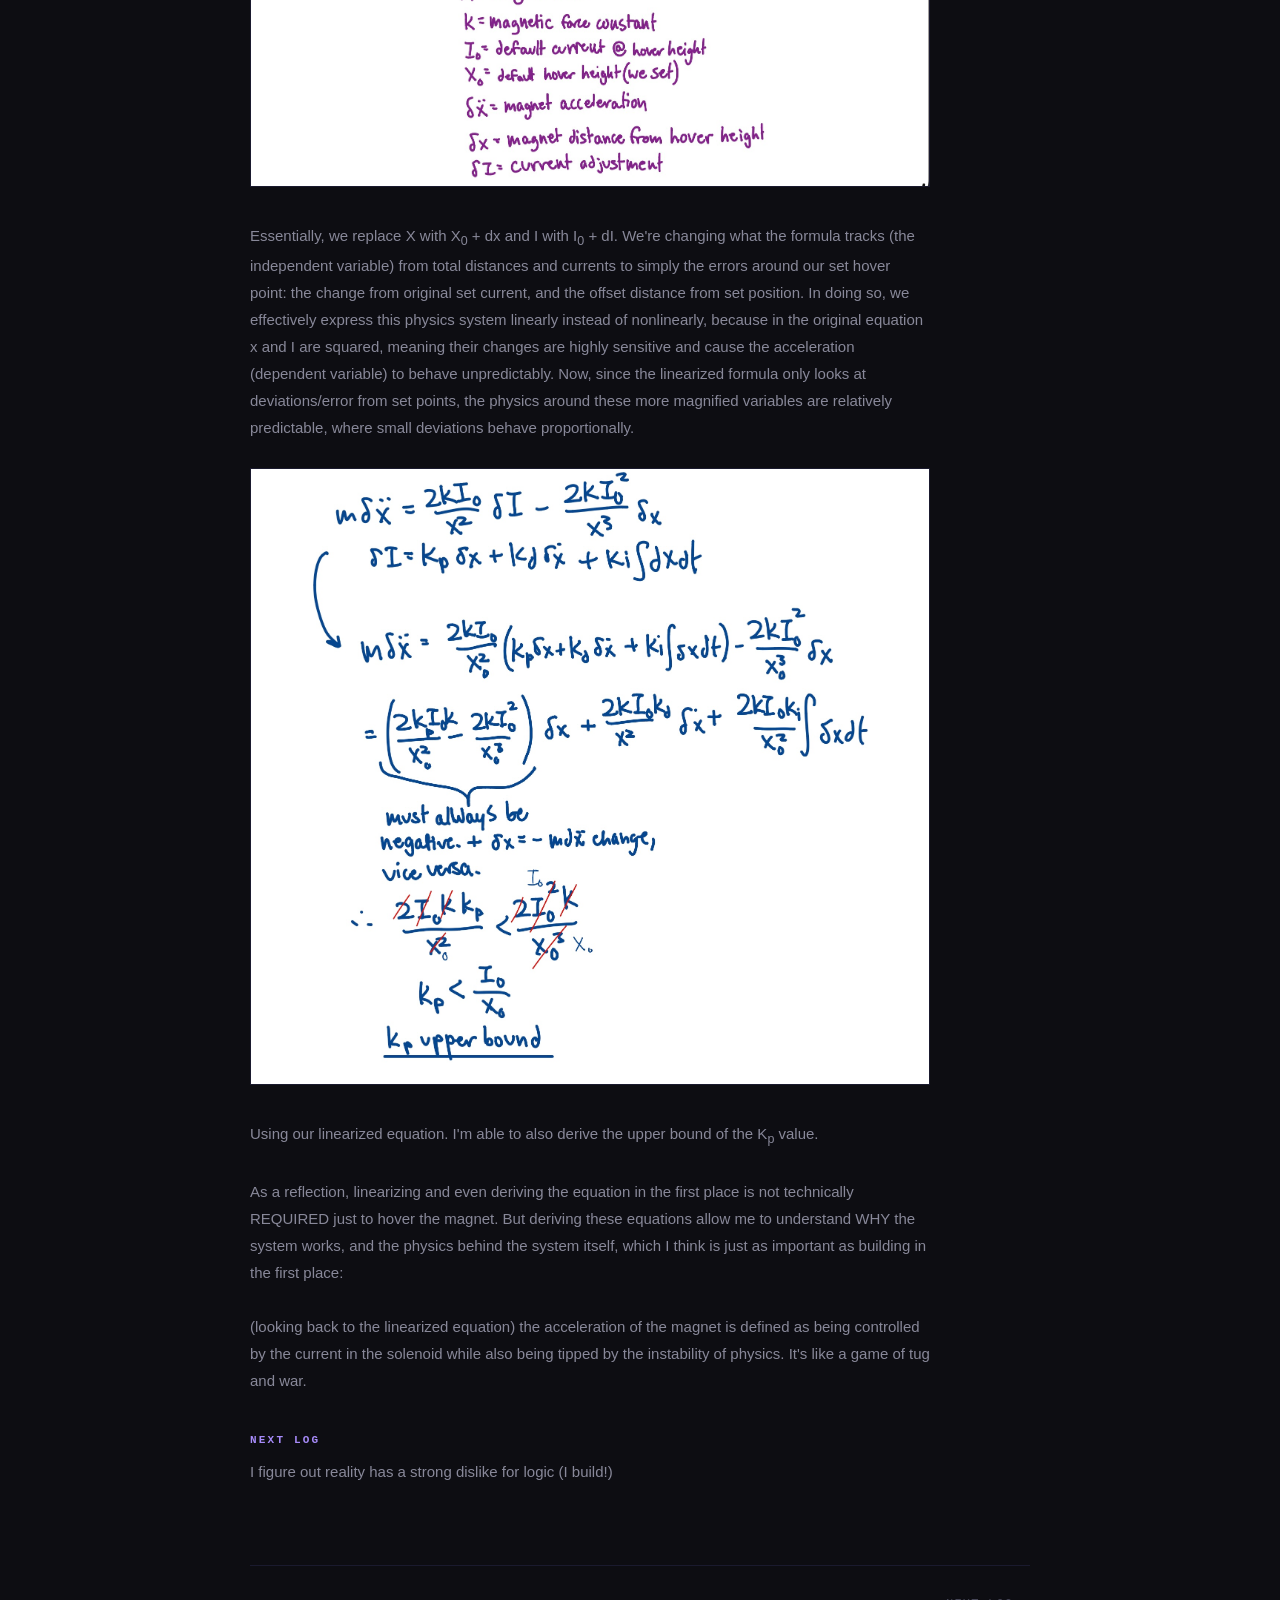
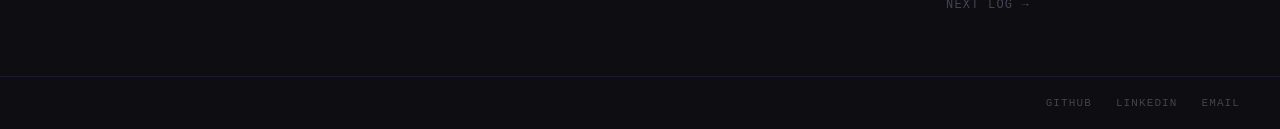
<file: Projects/maglev/buildlog1.html>
<!doctype html>
<html lang="en">
  <head>
    <meta charset="UTF-8" />
    <meta name="viewport" content="width=device-width, initial-scale=1.0" />
    <title>Log 1 — Maglev System</title>
    <link rel="stylesheet" href="../../style.css" />
  </head>
  <body>
    <nav>
      <a href="../../index.html" class="nav-logo">~/cayden</a>
      <div class="nav-links">
        <a href="../../about.html">about</a>
        <a href="../../projects.html">projects</a>
        <a href="../../pictures.html">pictures</a>
      </div>
    </nav>
    <main class="container">
      <section class="log-page">
        <div class="log-page-header">
          <a href="index.html" class="back-link">← maglev system</a>
          <p class="log-number">log 01 - pls asml nvidia i love you</p>
          <h1 class="log-title">
            post-pubescent kid's first rite of passage to engineeringhood (10-20
            min read)
          </h1>
          <p class="log-date">March 20-22, 2026</p>
        </div>

        <div class="log-body">
          <div class="log-section">
            <p class="log-text">
              Hi again! So funny story I got rejected from a few schools today,
              and out of spite I've decided now's the time for me to build
              something. So I'm gonna make a magnetic levitation system, just
              because it sounds cool. And I'm coping. Anyways, this is literally
              my first personal project on this portfolio, so get ready for a
              lot of bad explanations that sound good to just me, messy code,
              and stupidity. But whatever, I'm excited.
            </p>
          </div>

          <div class="log-section">
            <h2 class="log-section-title">
              baby engineer figures out physics exists
            </h2>
            <p class="log-text">
              Fun fact. If you hold a magnet in the air, and try to
              independently suspend a magnet beneath it, it simply doesn't work.
              Woo Hoo. The lower magnet will either fall to the ground of fly up
              into the upper magnet. No matter how hard you try, you will fail,
              and I will laugh at you. Why does this equilibrium position not
              exist? Cuz life's not sunshine and rainbows.
            </p>
          </div>

          <div class="log-section">
            <h2 class="log-section-title">big boys maxwell and earnshaw</h2>
            <p class="log-text">
              So I did a big dive back into E&M, Earnshaw's Thereom, and
              Laplace's Equation, which I literally haven't touched since last
              year, but I did learn a lot. So Maxwell's equation follows that if
              you create a gaussian surface around magnetic fields lines, the
              total magnetic flux is always zero. In other words, all magnetic
              field lines flowing in must flow out.
              <br />
              <br />
              Also, its just important to highlight. Basically, equilibrium
              means that theres a local minimum, like the bottom of a pit, And
              if you move out of that pit, forces will push you back in. Thats
              why something can stay suspended: if they ever move out of place,
              they simply get pushed back.
              <br />
              <br />
              Basically, Earnshaw later figures out in 1842 that this magical
              "equilibrium" can't really be fully achieved when it comes to
              magnets. Sounds like my life hah. hah, anyways
              <br />
              <br />
              <bold>U = -m ⋅ B</bold> and <bold>∇<sup>2</sup>U>0</bold>
              <br />
              <br />
              are the stars of this show. The first equation basically says to
              have the lowest potential energy (which we like), the dipole
              moment (m) and the magnetic field, which are both vectors, need to
              be aligned, hence dot product. So not being aligned causes
              positive U, which leads to torque or repulsion on the unaligned
              magnet until the U lowers. But to establish equilibrium:
              <bold>∇<sup>2</sup>U>0</bold> so that there is a local min at
              every plane. But <bold>∇<sup>2</sup>U</bold> = -m *
              <bold>∇<sup>2</sup>B</bold> and by Maxwell
              <bold>∇<sup>2</sup>B</bold> = 0 so <bold>∇<sup>2</sup>U=0</bold>.
              Proving equilibrium can never be established. Wow this was
              explained horribly.

              <br />
              <br />
              But what does this cause? Basically, this means that the three
              second derivatives of magnetic field must sum to 0 ALWAYS due to
              the property of magnets. Which means that if two of the planes are
              in equilibrium (>0), then the last is unstable ( < 0) to achieve
              sum 0. So like, if the magnet is hover stably in x and y axes, its
              gonna repel or do funky stuff in the z axis. Fun. <br />
              <br />
              Summary: <bold>∇<sup>2</sup>B = 0</bold> so ∇<sup>2</sup>U = 0 =
              Sum of potential energy second derivatives sum to exactly 0 =
              Magnets always unstable in at least one axis.
            </p>
          </div>

          <div class="log-section">
            <h2 class="log-section-title">Ok so how do i actually do it</h2>
            <p class="log-text">
              Alright, this next part is math so im switching dimensions to my
              ipad.
            </p>
          </div>
        </div>

        <img
          src="maglevimages/conceptdesign.PNG"
          alt="conceptual design"
          class="log-image"
        />
        <img
          src="maglevimages/maglevderivation.PNG"
          alt="derivation"
          class="log-image"
        />

        <br />
        <br />

        <div class="log-body">
          <div class="log-section">
            <p class="log-text">
              Essentially, our electromagnet is filled with coils of wire,
              forming a solenoid. The magnetic field produced by this bad boy
              points directly down via RHR, and decreases in field strength the
              further you move from the e-mag itself (producing a gradient).
              <br /><br />I am then able to calculate the force on each pole of
              the hovering magnet by combining the solenoid formula with the
              magnetic dipole in non-uniform field formula. <br /><br />Note:
              the gradient is what allows this phenomena to occur. In a uniform
              field, the S-pole of the hovering magnet feels an attractive force
              to the field lines moving into it from above. At the same time,
              the north pole feels the same force but in an opposite direction
              due to it being attracted to the field lines pointing away
              underneath. In a uniform field, these forces cancel out and so the
              only net force would be gravity, meaning NO HOVER. The gradient
              allows the south pole to experience a stronger attraction due to
              stronger field lines at the top, creating a net upward force that
              counteracts gravity. <br /><br />The derivation is simplified by
              the fact that the field points in the same direction as the
              hovering magnetic dipole vector, making the trig go away. However,
              a quick google search nets us the fact that there's already an
              empirically-established formula for these types of systems,
              because in real life, many external variables knock this derived
              equation off the rails. Again. <br /><br />
              Woo hoo. <br /><br />So instead, I've decided to use the widely
              accepted formula (im not a sheep im just mindful).
              <br /><br />Essentially, our solenoid creates a non-uniform
              magnetic field, exerting a net upward force on the independent
              magnet. The goal of this whole thing is to input a certain current
              to produce a upward force that counteracts the big bad
              downward-pointing F<sub>g</sub>.
            </p>
          </div>

          <div class="log-section">
            <h2 class="log-section-title">I learn more about PID control</h2>
            <p class="log-text">
              Ok, so we literally have a formula now that, if you plug in a
              current and where the magnet is currently (is that punny), it
              gives you a force. We're done right? We just have to get that
              force to somehow counteract gravity? WRONG. Minus 100 points.
              <br /><br />
              In our system, the only variable we can control is the current.
              Notice in this formula, the current is not only the input, but if
              we try to isolate it, we would have to measure the force instead
              as an input, which simply is not possible.
              <br /><br />
              Lets do some theory building (back to the realm of steve jobs):
              <img
                src="maglevimages/maglevlog2image/fbd.PNG"
                alt="derivation"
                class="log-image"
              />
              <br /><br />
              Again, at the point of "equilibrium", the magnetic induced force
              balances the force of gravity, allowing the magnet to hover.
              However, per my proof above (Earnshaw), there's a problem.
              <br /><br />
              <img
                src="maglevimages/maglevlog2image/loop.PNG"
                alt="derivation"
                class="log-image"
              />
              <br /><br />
              Let's say a tear I am going to shed from this project accidentally
              splashes onto the table, sending a TINY shockwave through the
              system. Per my sketches above, it can be see that the tiny change
              in hover distance (x + dx), slightly affects the force. But now,
              the two forces dont balance, and theres no equilibrium, and now
              theres chaos and everyone's baby is crying. If the hover distance
              even slightly increases, the force will decrease, leading to a
              negative acceleration, further increasing the hover distance,
              FURTHER DECREASING THE FORCE, you get it. In any case, here's
              another way to prove that true equilibrium cannot be achieved
              through this system. It's a perpetual positive feedback system.
              <br /><br />
              Soo..... we need PID control. PID, or proportional integral
              derivative control is basically like, instead of natural
              equilibrium like a marble rolling off the sides of a bowl and
              staying stably at the bottom, returning to the same position when
              disturbed, its like sisyphus, but he's perpetually pushing the
              ball back up a hill which has no stable point.
              <br /><br />
              <img
                src="maglevimages/maglevlog2image/pid.PNG"
                alt="derivation"
                class="log-image"
              />
              <br /><br />
              Here's the standard PID equation, with this system's variables
              plugged in. Basically, there are three constants (Kp, Kd, Ki) that
              we can tune ourselves (Ziegler-Nichols), which takes our error
              (distance from set hover point), and uses it to calculate the
              change in current that we either add or subtract from the starting
              current. <br /><br />
              Kp takes the error and changes current to offset that error. A Kp
              too high causes it to oscillate, it overcorrects, then
              overcorrects again, etc. <br /><br />Kd subtracts the last two
              readings and uses that rate of change to once again manage the
              current. If it reads a rate of change too high, it'll act as a
              dampener and slow down the correcting. A value too high causes
              vibration, because it reads noise (changes of .xx mm that could be
              simply a measuring limitation) as meaningful data, causing changes
              to electrical noise/movement that never happened. <br /><br />Ki
              responds to accumulated error. As an integral, it sees what kind
              of persistent error is in the system and adjusts. Again, too high
              Ki can cause oscillation like Kp.

              <br /><br />
              Finding those variables could be a process of guess and check, but
              I don't have the parts yet, so I'm going to get a headstart by
              looking back to the physics equation we derived earlier, and
              linearizing it. Keeping it in this scuffed, nonlinear
              configuration won't go anywhere. <br /><br />
              <img
                src="maglevimages/maglevlog2image/linearize.PNG"
                alt="derivation"
                class="log-image"
              />
              <br /><br />
              Essentially, we replace X with X<sub>0</sub> + dx and I with I<sub
                >0</sub
              >
              + dI. We're changing what the formula tracks (the independent
              variable) from total distances and currents to simply the errors
              around our set hover point: the change from original set current,
              and the offset distance from set position. In doing so, we
              effectively express this physics system linearly instead of
              nonlinearly, because in the original equation x and I are squared,
              meaning their changes are highly sensitive and cause the
              acceleration (dependent variable) to behave unpredictably. Now,
              since the linearized formula only looks at deviations/error from
              set points, the physics around these more magnified variables are
              relatively predictable, where small deviations behave
              proportionally. <br /><br />
              <img
                src="maglevimages/maglevlog2image/pluginpid.PNG"
                alt="derivation"
                class="log-image"
              />
              <br /><br />
              Using our linearized equation. I'm able to also derive the upper
              bound of the K<sub>p</sub> value. <br /><br />
              As a reflection, linearizing and even deriving the equation in the
              first place is not technically REQUIRED just to hover the magnet.
              But deriving these equations allow me to understand WHY the system
              works, and the physics behind the system itself, which I think is
              just as important as building in the first place: <br /><br />
              (looking back to the linearized equation) the acceleration of the
              magnet is defined as being controlled by the current in the
              solenoid while also being tipped by the instability of physics.
              It's like a game of tug and war.
            </p>
          </div>

          <div class="log-section">
            <h2 class="log-section-title">next log</h2>
            <p class="log-text">
              I figure out reality has a strong dislike for logic (I build!)
            </p>
          </div>
        </div>

        <div class="log-nav">
          <div class="log-nav-left"></div>
          <a href="buildlog2.html" class="log-nav-next">next log →</a>
        </div>
      </section>
    </main>
    <footer>
      <div class="footer-links">
        <a href="https://github.com/CaydenShi" target="_blank">github</a>
        <a href="https://linkedin.com/in/cayden-shi" target="_blank"
          >linkedin</a
        >
        <a href="mailto:caydenshi.dev@gmail.com">email</a>
      </div>
    </footer>
  </body>
</html>
</file>
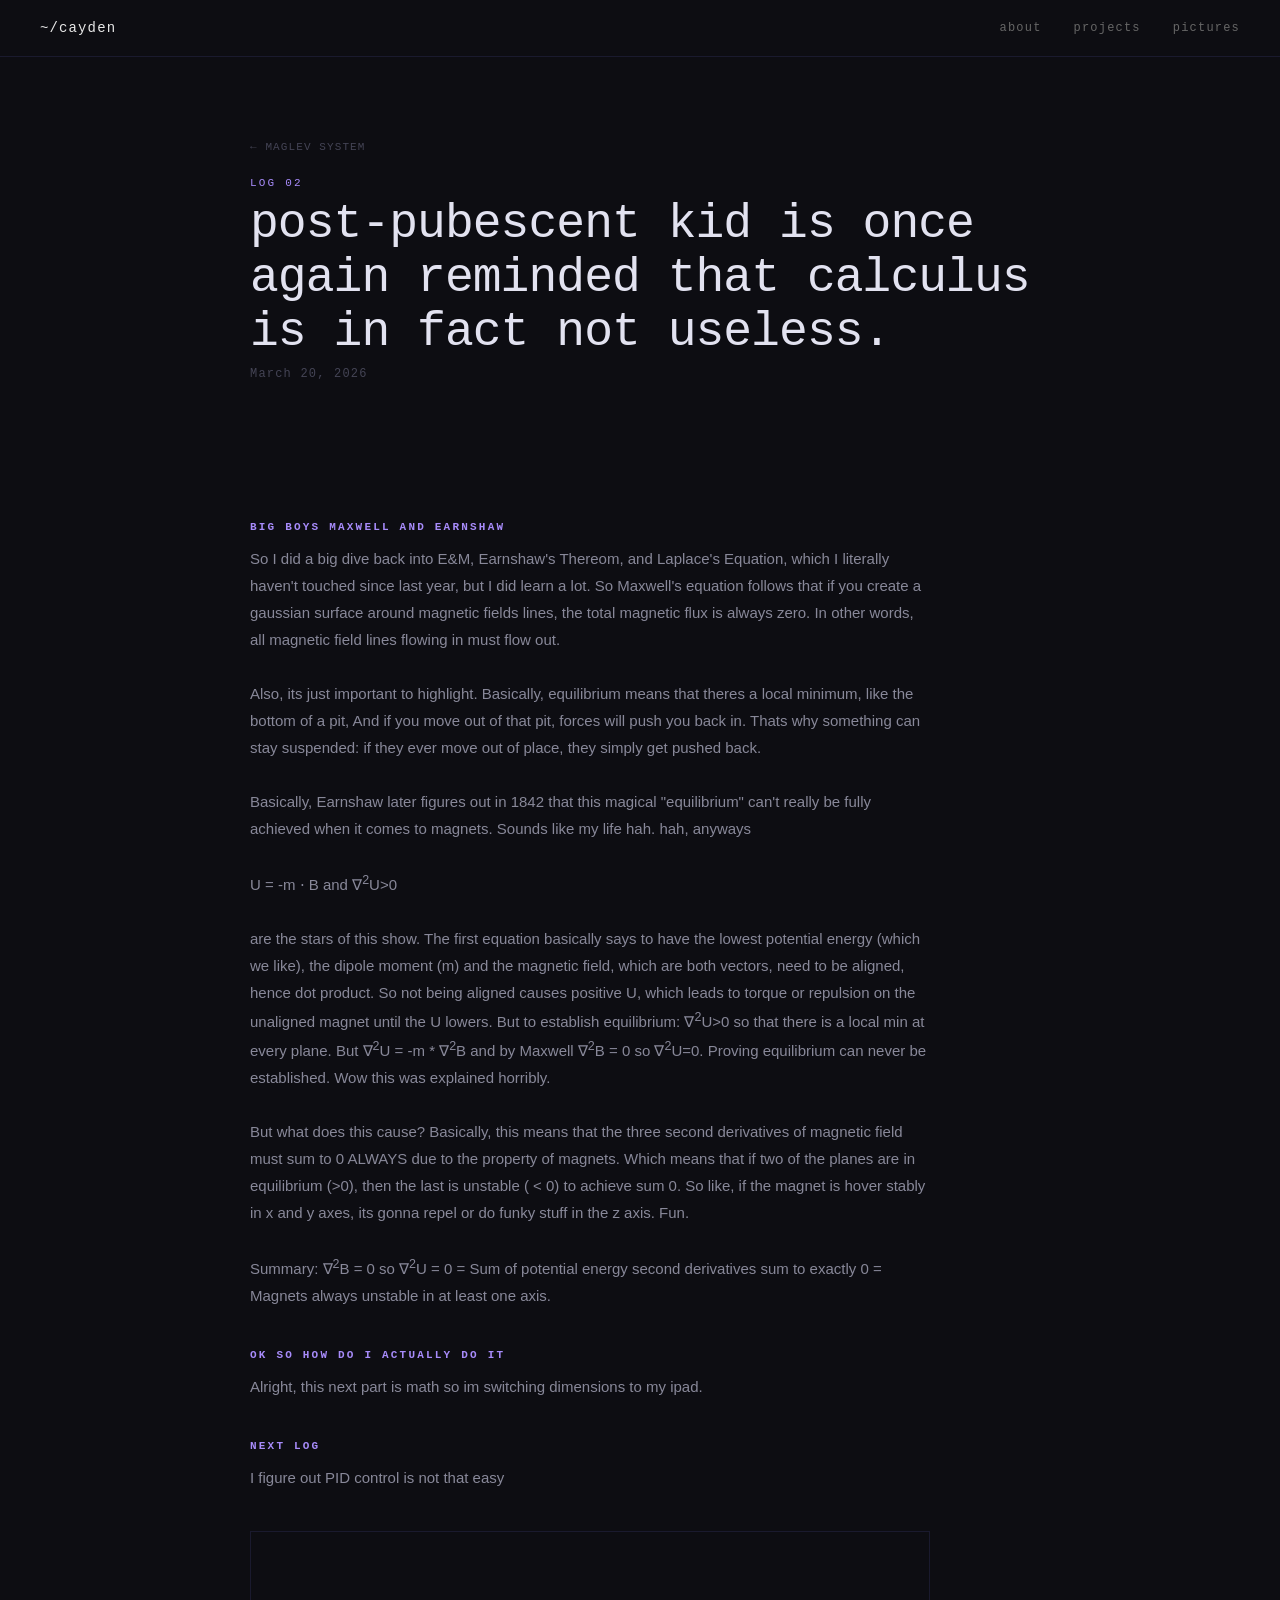
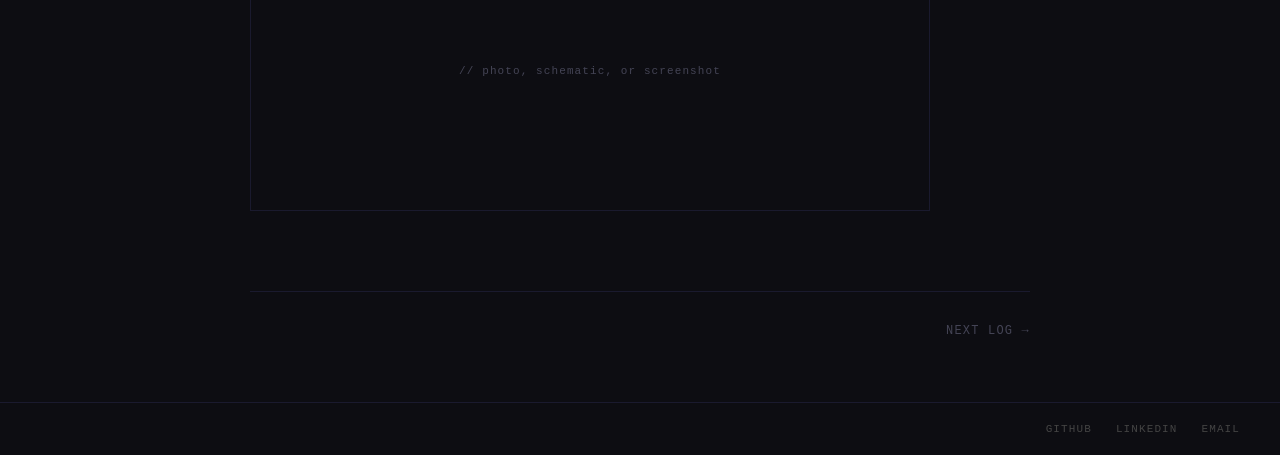
<file: Projects/maglev/buildlog2.html>
<!doctype html>
<html lang="en">
  <head>
    <meta charset="UTF-8" />
    <meta name="viewport" content="width=device-width, initial-scale=1.0" />
    <title>Log 2 — Maglev System</title>
    <link rel="stylesheet" href="../../style.css" />
  </head>
  <body>
    <nav>
      <a href="../../index.html" class="nav-logo">~/cayden</a>
      <div class="nav-links">
        <a href="../../about.html">about</a>
        <a href="../../projects.html">projects</a>
        <a href="../../pictures.html">pictures</a>
      </div>
    </nav>
    <main class="container">
      <section class="log-page">
        <div class="log-page-header">
          <a href="index.html" class="back-link">← maglev system</a>
          <p class="log-number">log 02</p>
          <h1 class="log-title">
            post-pubescent kid is once again reminded that calculus is in fact
            not useless.
          </h1>
          <p class="log-date">March 20, 2026</p>
        </div>

        <div class="log-body">
          <div class="log-section">
            <p class="log-text"></p>
          </div>

          <div class="log-section">
            <h2 class="log-section-title"></h2>
            <p class="log-text"></p>
          </div>

          <div class="log-section">
            <h2 class="log-section-title">big boys maxwell and earnshaw</h2>
            <p class="log-text">
              So I did a big dive back into E&M, Earnshaw's Thereom, and
              Laplace's Equation, which I literally haven't touched since last
              year, but I did learn a lot. So Maxwell's equation follows that if
              you create a gaussian surface around magnetic fields lines, the
              total magnetic flux is always zero. In other words, all magnetic
              field lines flowing in must flow out.
              <br />
              <br />
              Also, its just important to highlight. Basically, equilibrium
              means that theres a local minimum, like the bottom of a pit, And
              if you move out of that pit, forces will push you back in. Thats
              why something can stay suspended: if they ever move out of place,
              they simply get pushed back.
              <br />
              <br />
              Basically, Earnshaw later figures out in 1842 that this magical
              "equilibrium" can't really be fully achieved when it comes to
              magnets. Sounds like my life hah. hah, anyways
              <br />
              <br />
              <bold>U = -m ⋅ B</bold> and <bold>∇<sup>2</sup>U>0</bold>
              <br />
              <br />
              are the stars of this show. The first equation basically says to
              have the lowest potential energy (which we like), the dipole
              moment (m) and the magnetic field, which are both vectors, need to
              be aligned, hence dot product. So not being aligned causes
              positive U, which leads to torque or repulsion on the unaligned
              magnet until the U lowers. But to establish equilibrium:
              <bold>∇<sup>2</sup>U>0</bold> so that there is a local min at
              every plane. But <bold>∇<sup>2</sup>U</bold> = -m *
              <bold>∇<sup>2</sup>B</bold> and by Maxwell
              <bold>∇<sup>2</sup>B</bold> = 0 so <bold>∇<sup>2</sup>U=0</bold>.
              Proving equilibrium can never be established. Wow this was
              explained horribly.

              <br />
              <br />
              But what does this cause? Basically, this means that the three
              second derivatives of magnetic field must sum to 0 ALWAYS due to
              the property of magnets. Which means that if two of the planes are
              in equilibrium (>0), then the last is unstable ( < 0) to achieve
              sum 0. So like, if the magnet is hover stably in x and y axes, its
              gonna repel or do funky stuff in the z axis. Fun. <br />
              <br />
              Summary: <bold>∇<sup>2</sup>B = 0</bold> so ∇<sup>2</sup>U = 0 =
              Sum of potential energy second derivatives sum to exactly 0 =
              Magnets always unstable in at least one axis.
            </p>
          </div>

          <div class="log-section">
            <h2 class="log-section-title">Ok so how do i actually do it</h2>
            <p class="log-text">
              Alright, this next part is math so im switching dimensions to my
              ipad.
            </p>
          </div>

          <div class="log-section">
            <h2 class="log-section-title">next log</h2>
            <p class="log-text">I figure out PID control is not that easy</p>
          </div>

          <div class="log-image-placeholder">
            <p>// photo, schematic, or screenshot</p>
          </div>
        </div>

        <div class="log-nav">
          <div class="log-nav-left"></div>
          <a href="log-2.html" class="log-nav-next">next log →</a>
        </div>
      </section>
    </main>
    <footer>
      <div class="footer-links">
        <a href="https://github.com/CaydenShi" target="_blank">github</a>
        <a href="https://linkedin.com/in/cayden-shi" target="_blank"
          >linkedin</a
        >
        <a href="mailto:caydenshi.dev@gmail.com">email</a>
      </div>
    </footer>
  </body>
</html>
</file>
<file: style.css>
* {
  margin: 0;
  padding: 0;
  box-sizing: border-box;
  text-decoration: none;
}

body {
  background-color: #0d0d12;
  color: #e2e2f0;
  font-family: "Courier New", monospace;
  min-height: 100vh;
  display: flex;
  flex-direction: column;
}
main {
  flex: 1;
}
nav {
  display: flex;
  justify-content: space-between;
  align-items: center;
  padding: 20px 40px;
  border-bottom: 1px solid #1a1a2e;
}
.container {
  max-width: 900px;
  margin: 0 auto;
  padding: 0 60px;
}
.nav-logo {
  color: #e8e8e8;
  font-size: 14px;
  letter-spacing: 0.08em;
  text-decoration: none;
}

.nav-logo:hover {
  color: #a78bfa;
}
.nav-links {
  display: flex;
  gap: 32px;
}

.nav-links a {
  color: #666;
  font-size: 12px;
  letter-spacing: 0.1em;
  text-decoration: none;
}

.nav-links a:hover {
  color: #a78bfa;
}
.hero {
  min-height: calc(100vh - 57px);
  display: flex;
  flex-direction: column;
  justify-content: center;
  padding: 80px 0;
  max-width: 860px;
}
.hero-label {
  font-size: 11px;
  color: #a78bfa;
  letter-spacing: 0.2em;
  text-transform: uppercase;
  margin-bottom: 20px;
}

.hero-name {
  font-size: 64px;
  color: #f0f0f0;
  line-height: 1.1;
  margin-bottom: 12px;
  font-weight: 400;
  letter-spacing: -0.02em;
}

.accent {
  color: #a78bfa;
}

.hero-sub {
  font-size: 13px;
  color: #888899;
  margin-bottom: 32px;
  letter-spacing: 0.05em;
}

.hero-desc {
  font-size: 15px;
  color: #888899;
  max-width: 480px;
  line-height: 1.7;
  margin-bottom: 40px;
}

.hero-ctas {
  display: flex;
  gap: 16px;
}

.btn-primary {
  padding: 10px 24px;
  border: 1px solid #a78bfa;
  color: #a78bfa;
  font-family: "Courier New", monospace;
  font-size: 12px;
  letter-spacing: 0.1em;
  text-decoration: none;
  border-radius: 4px;
}

.btn-secondary {
  padding: 10px 24px;
  border: 1px solid #2a2a2e;
  color: #666;
  font-family: "Courier New", monospace;
  font-size: 12px;
  letter-spacing: 0.1em;
  text-decoration: none;
  border-radius: 4px;
}

.btn-primary:hover {
  background-color: #a78bfa;
  color: #0d0d0f;
}

.btn-secondary:hover {
  border-color: #666;
  color: #c8c8c8;
}
footer {
  display: flex;
  justify-content: flex-end;
  align-items: center;
  padding: 20px 40px;
  border-top: 1px solid #1a1a2e;
  margin-top: auto;
}

.footer-resume {
  font-size: 12px;
  color: #a78bfa;
  text-decoration: none;
  letter-spacing: 0.1em;
  font-family: "Courier New", monospace;
}

.footer-resume:hover {
  color: #c8c8c8;
}

.footer-links {
  display: flex;
  gap: 24px;
}

.footer-links a {
  font-size: 11px;
  color: #444;
  text-decoration: none;
  letter-spacing: 0.1em;
  text-transform: uppercase;
}

.footer-links a:hover {
  color: #a78bfa;
}
.projects {
  padding: 80px 0 64px;
}

.section-header {
  display: flex;
  justify-content: space-between;
  align-items: baseline;
  margin-bottom: 28px;
}

.section-title {
  font-size: 11px;
  color: #a78bfa;
  letter-spacing: 0.2em;
  text-transform: uppercase;
}

.section-link {
  font-size: 11px;
  color: #444;
  letter-spacing: 0.1em;
  text-transform: uppercase;
}

.section-link:hover {
  color: #a78bfa;
}

.projects-grid {
  display: grid;
  grid-template-columns: 1fr;
  gap: 1px;
  background-color: #1e1e22;
  border: 1px solid #1e1e22;
}

.project-card {
  background-color: #0d0d0f;
  padding: 28px;
  border-left: 2px solid transparent;
  transition:
    border-color 0.2s ease,
    background-color 0.2s ease;
  cursor: pointer;
}

.project-card:hover {
  background-color: #11111a;
  border-left: 2px solid #a78bfa;
}

.project-tag {
  font-size: 10px;
  color: #a78bfa;
  letter-spacing: 0.15em;
  text-transform: uppercase;
  margin-bottom: 10px;
}

.project-title {
  font-size: 15px;
  color: #e0e0e0;
  margin-bottom: 8px;
  font-weight: 400;
}

.project-desc {
  font-size: 12px;
  color: #888899;
  line-height: 1.6;
  margin-bottom: 16px;
  font-family: "Segoe UI", sans-serif;
}

.project-meta {
  font-size: 11px;
  color: #555;
  letter-spacing: 0.05em;
}

.project-empty {
  display: flex;
  align-items: center;
  justify-content: center;
  min-height: 160px;
}

.project-coming {
  font-size: 11px;
  color: #2a2a2e;
  letter-spacing: 0.1em;
}
.project-read-more {
  font-size: 11px;
  color: transparent;
  letter-spacing: 0.15em;
  text-transform: uppercase;
  margin-top: 16px;
  transition: color 0.2s ease;
}

.project-card:hover .project-read-more {
  color: #a78bfa;
}
.projects-page {
  padding: 80px 0 64px;
}

.page-header {
  margin-bottom: 48px;
}

.page-title {
  font-size: 48px;
  color: #e2e2f0;
  font-weight: 400;
  letter-spacing: -0.02em;
  margin-bottom: 8px;
}

.page-sub {
  font-size: 13px;
  color: #888899;
  letter-spacing: 0.05em;
}

.projects-full-grid {
  display: flex;
  flex-direction: column;
  gap: 1px;
  background-color: #1a1a2e;
  border: 1px solid #1a1a2e;
}

.project-card-full {
  display: flex;
  justify-content: space-between;
  align-items: center;
  background-color: #0d0d12;
  padding: 32px 28px;
  border-left: 2px solid transparent;
  transition:
    border-color 0.2s ease,
    background-color 0.2s ease;
  cursor: pointer;
}

.project-card-full:hover {
  background-color: #11111a;
  border-left: 2px solid #a78bfa;
}

.project-card-left {
  max-width: 640px;
}

.project-card-arrow {
  font-size: 18px;
  color: transparent;
  transition: color 0.2s ease;
}

.project-card-full:hover .project-card-arrow {
  color: #a78bfa;
}

.project-card-full:hover .project-read-more {
  color: #a78bfa;
}
.about-page {
  padding: 80px 0 64px;
}

.about-grid {
  display: grid;
  grid-template-columns: 1fr 320px;
  gap: 80px;
  align-items: start;
}

.about-text {
  display: flex;
  flex-direction: column;
  gap: 20px;
}

.about-bio {
  font-size: 15px;
  color: #888899;
  line-height: 1.8;
  font-family: "Segoe UI", sans-serif;
}

.about-details {
  display: flex;
  flex-direction: column;
  gap: 0px;
  margin-top: 12px;
  border-top: 1px solid #1a1a2e;
}

.about-detail-row {
  display: flex;
  gap: 24px;
  padding: 14px 0;
  border-bottom: 1px solid #1a1a2e;
  align-items: baseline;
}

.about-detail-label {
  font-size: 11px;
  color: #a78bfa;
  letter-spacing: 0.15em;
  text-transform: uppercase;
  min-width: 100px;
}

.about-detail-value {
  font-size: 13px;
  color: #e2e2f0;
  font-family: "Segoe UI", sans-serif;
}

.about-image-placeholder {
  width: 100%;
  aspect-ratio: 3 / 4;
  border: 1px solid #1a1a2e;
  display: flex;
  align-items: center;
  justify-content: center;
}

.about-image-text {
  font-size: 11px;
  color: #444455;
  letter-spacing: 0.1em;
}
.project-page {
  padding: 80px 0 64px;
}

.project-page-header {
  margin-bottom: 48px;
}

.back-link {
  font-size: 11px;
  color: #444455;
  letter-spacing: 0.1em;
  text-transform: uppercase;
  display: inline-block;
  margin-bottom: 24px;
  transition: color 0.2s ease;
}

.back-link:hover {
  color: #a78bfa;
}

.project-page-title {
  font-size: 48px;
  color: #e2e2f0;
  font-weight: 400;
  letter-spacing: -0.02em;
  margin-bottom: 8px;
  margin-top: 8px;
}

.project-page-sub {
  font-size: 12px;
  color: #a78bfa;
  letter-spacing: 0.15em;
}

.project-page-summary {
  font-size: 16px;
  color: #888899;
  line-height: 1.8;
  max-width: 640px;
  margin-bottom: 48px;
  font-family: "Segoe UI", sans-serif;
  border-left: 2px solid #a78bfa;
  padding-left: 20px;
}

.project-page-image-placeholder {
  width: 100%;
  height: 320px;
  border: 1px solid #1a1a2e;
  display: flex;
  align-items: center;
  justify-content: center;
  margin-bottom: 64px;
  color: #444455;
  font-size: 11px;
  letter-spacing: 0.1em;
}

.project-page-body {
  display: flex;
  flex-direction: column;
  gap: 48px;
  margin-bottom: 80px;
  max-width: 680px;
}

.project-section-title {
  font-size: 11px;
  color: #a78bfa;
  letter-spacing: 0.2em;
  text-transform: uppercase;
  margin-bottom: 16px;
}

.project-section-text {
  font-size: 15px;
  color: #888899;
  line-height: 1.8;
  font-family: "Segoe UI", sans-serif;
}

.build-log-section {
  border-top: 1px solid #1a1a2e;
  padding-top: 48px;
  margin-bottom: 64px;
}

.build-log-list {
  display: flex;
  flex-direction: column;
  gap: 1px;
  background-color: #1a1a2e;
  border: 1px solid #1a1a2e;
  margin-top: 28px;
}

.build-log-entry {
  display: flex;
  justify-content: space-between;
  align-items: center;
  background-color: #0d0d12;
  padding: 20px 28px;
  border-left: 2px solid transparent;
  transition:
    border-color 0.2s ease,
    background-color 0.2s ease;
  color: inherit;
}

.build-log-entry:hover {
  background-color: #11111a;
  border-left: 2px solid #a78bfa;
}

.build-log-date {
  font-size: 11px;
  color: #444455;
  letter-spacing: 0.1em;
  margin-bottom: 4px;
}

.build-log-title {
  font-size: 14px;
  color: #e2e2f0;
}

.build-log-arrow {
  font-size: 16px;
  color: transparent;
  transition: color 0.2s ease;
}

.build-log-entry:hover .build-log-arrow {
  color: #a78bfa;
}
.log-page {
  padding: 80px 0 64px;
}

.log-page-header {
  margin-bottom: 48px;
}

.log-number {
  font-size: 11px;
  color: #a78bfa;
  letter-spacing: 0.2em;
  text-transform: uppercase;
  margin-bottom: 8px;
}

.log-title {
  font-size: 48px;
  color: #e2e2f0;
  font-weight: 400;
  letter-spacing: -0.02em;
  margin-bottom: 8px;
}

.log-date {
  font-size: 12px;
  color: #444455;
  letter-spacing: 0.1em;
}

.log-body {
  display: flex;
  flex-direction: column;
  gap: 40px;
  max-width: 680px;
  margin-bottom: 80px;
}

.log-section {
  display: flex;
  flex-direction: column;
  gap: 12px;
}

.log-section-title {
  font-size: 11px;
  color: #a78bfa;
  letter-spacing: 0.2em;
  text-transform: uppercase;
}

.log-text {
  font-size: 15px;
  color: #888899;
  line-height: 1.8;
  font-family: "Segoe UI", sans-serif;
}

.log-image-placeholder {
  width: 100%;
  height: 280px;
  border: 1px solid #1a1a2e;
  display: flex;
  align-items: center;
  justify-content: center;
  color: #444455;
  font-size: 11px;
  letter-spacing: 0.1em;
}

.log-nav {
  display: flex;
  justify-content: space-between;
  align-items: center;
  padding-top: 32px;
  border-top: 1px solid #1a1a2e;
}

.log-nav-next {
  font-size: 12px;
  color: #444455;
  letter-spacing: 0.1em;
  text-transform: uppercase;
  transition: color 0.2s ease;
}

.log-nav-next:hover {
  color: #a78bfa;
}

.log-nav-prev {
  font-size: 12px;
  color: #444455;
  letter-spacing: 0.1em;
  text-transform: uppercase;
  transition: color 0.2s ease;
}

.log-nav-prev:hover {
  color: #a78bfa;
}
.projects-page {
  padding: 80px 0 64px;
  min-height: calc(100vh - 120px);
}
.project-card {
  background-color: #0d0d12;
  padding: 28px;
  border-left: 2px solid transparent;
  transition:
    border-color 0.2s ease,
    background-color 0.2s ease;
  cursor: pointer;
  color: inherit;
  display: block;
}
.log-image {
  width: 100%;
  max-width: 680px;
  height: auto;
  border: 1px solid #1a1a2e;
}

/* Append to style.css — classes used by the FTC pages.
   Colors use currentColor/opacity so they inherit your existing theme. */

.project-figure {
  margin: 2rem 0;
}
.project-figure img,
.project-figure video {
  width: 100%;
  height: auto;
  border-radius: 6px;
  display: block;
}
.project-figure figcaption {
  font-size: 0.85rem;
  opacity: 0.65;
  margin-top: 0.5rem;
}

.spec-grid {
  display: grid;
  grid-template-columns: repeat(auto-fit, minmax(180px, 1fr));
  gap: 1rem;
  margin: 2rem 0;
}
.spec-item {
  border: 1px solid rgba(127, 127, 127, 0.25);
  border-radius: 6px;
  padding: 0.75rem 1rem;
}
.spec-label {
  font-size: 0.75rem;
  text-transform: lowercase;
  opacity: 0.6;
  margin: 0 0 0.25rem;
}
.spec-value {
  margin: 0;
  font-size: 0.95rem;
}

.code-block {
  background: rgba(127, 127, 127, 0.1);
  border-radius: 6px;
  padding: 1rem;
  overflow-x: auto;
  font-size: 0.85rem;
  line-height: 1.5;
  margin: 1rem 0;
}
.project-section-text code {
  font-size: 0.9em;
  background: rgba(127, 127, 127, 0.12);
  padding: 0.1em 0.3em;
  border-radius: 3px;
}

.project-list {
  padding-left: 1.2rem;
  line-height: 1.6;
}
.project-list li {
  margin-bottom: 0.75rem;
}

.robot-cards {
  display: grid;
  grid-template-columns: repeat(auto-fit, minmax(260px, 1fr));
  gap: 1.25rem;
}
.robot-card {
  display: block;
  text-decoration: none;
  color: inherit;
  border: 1px solid rgba(127, 127, 127, 0.25);
  border-radius: 8px;
  padding: 1rem;
  transition: border-color 0.15s;
}
.robot-card:hover {
  border-color: currentColor;
}
.robot-card-image {
  aspect-ratio: 4 / 3;
  border-radius: 6px;
  background: rgba(127, 127, 127, 0.1);
  display: flex;
  align-items: center;
  justify-content: center;
  margin-bottom: 0.75rem;
  overflow: hidden;
}
.robot-card-image img {
  width: 100%;
  height: 100%;
  object-fit: cover;
}
.robot-card-season {
  font-size: 0.75rem;
  opacity: 0.6;
  margin: 0;
}
.robot-card-title {
  font-weight: 600;
  margin: 0.25rem 0 0.5rem;
}
.robot-card-text {
  font-size: 0.9rem;
  opacity: 0.85;
  margin: 0 0 0.5rem;
}
.robot-card-link {
  font-size: 0.85rem;
  margin: 0;
}

.timeline {
  border-left: 2px solid rgba(127, 127, 127, 0.3);
  padding-left: 1.25rem;
}
.timeline-entry {
  margin-bottom: 1rem;
}
.timeline-label {
  font-size: 0.8rem;
  opacity: 0.6;
  margin: 0;
}
.timeline-text {
  margin: 0.2rem 0 0;
}

.req-table {
  width: 100%;
  border-collapse: collapse;
  font-size: 0.9rem;
  margin: 1rem 0;
}
.req-table th,
.req-table td {
  text-align: left;
  padding: 0.5rem 0.75rem;
  border-bottom: 1px solid rgba(127, 127, 127, 0.2);
  vertical-align: top;
}
.req-table th {
  font-weight: 600;
  opacity: 0.7;
  text-transform: lowercase;
}
.video-grid {
  display: grid;
  grid-template-columns: repeat(auto-fit, minmax(260px, 1fr));
  gap: 1.25rem;
}
.video-grid .project-figure {
  margin: 0;
}
.video-embed {
  position: relative;
  aspect-ratio: 16 / 9;
  border-radius: 6px;
  overflow: hidden;
  background: rgba(127, 127, 127, 0.1);
}
.video-embed iframe {
  position: absolute;
  inset: 0;
  width: 100%;
  height: 100%;
  border: 0;
}
.about-image img {
  width: 100%;
  max-width: 280px; /* change this number to make it bigger or smaller */
  height: auto;
  display: block;
  border-radius: 8px;
}
</file>
